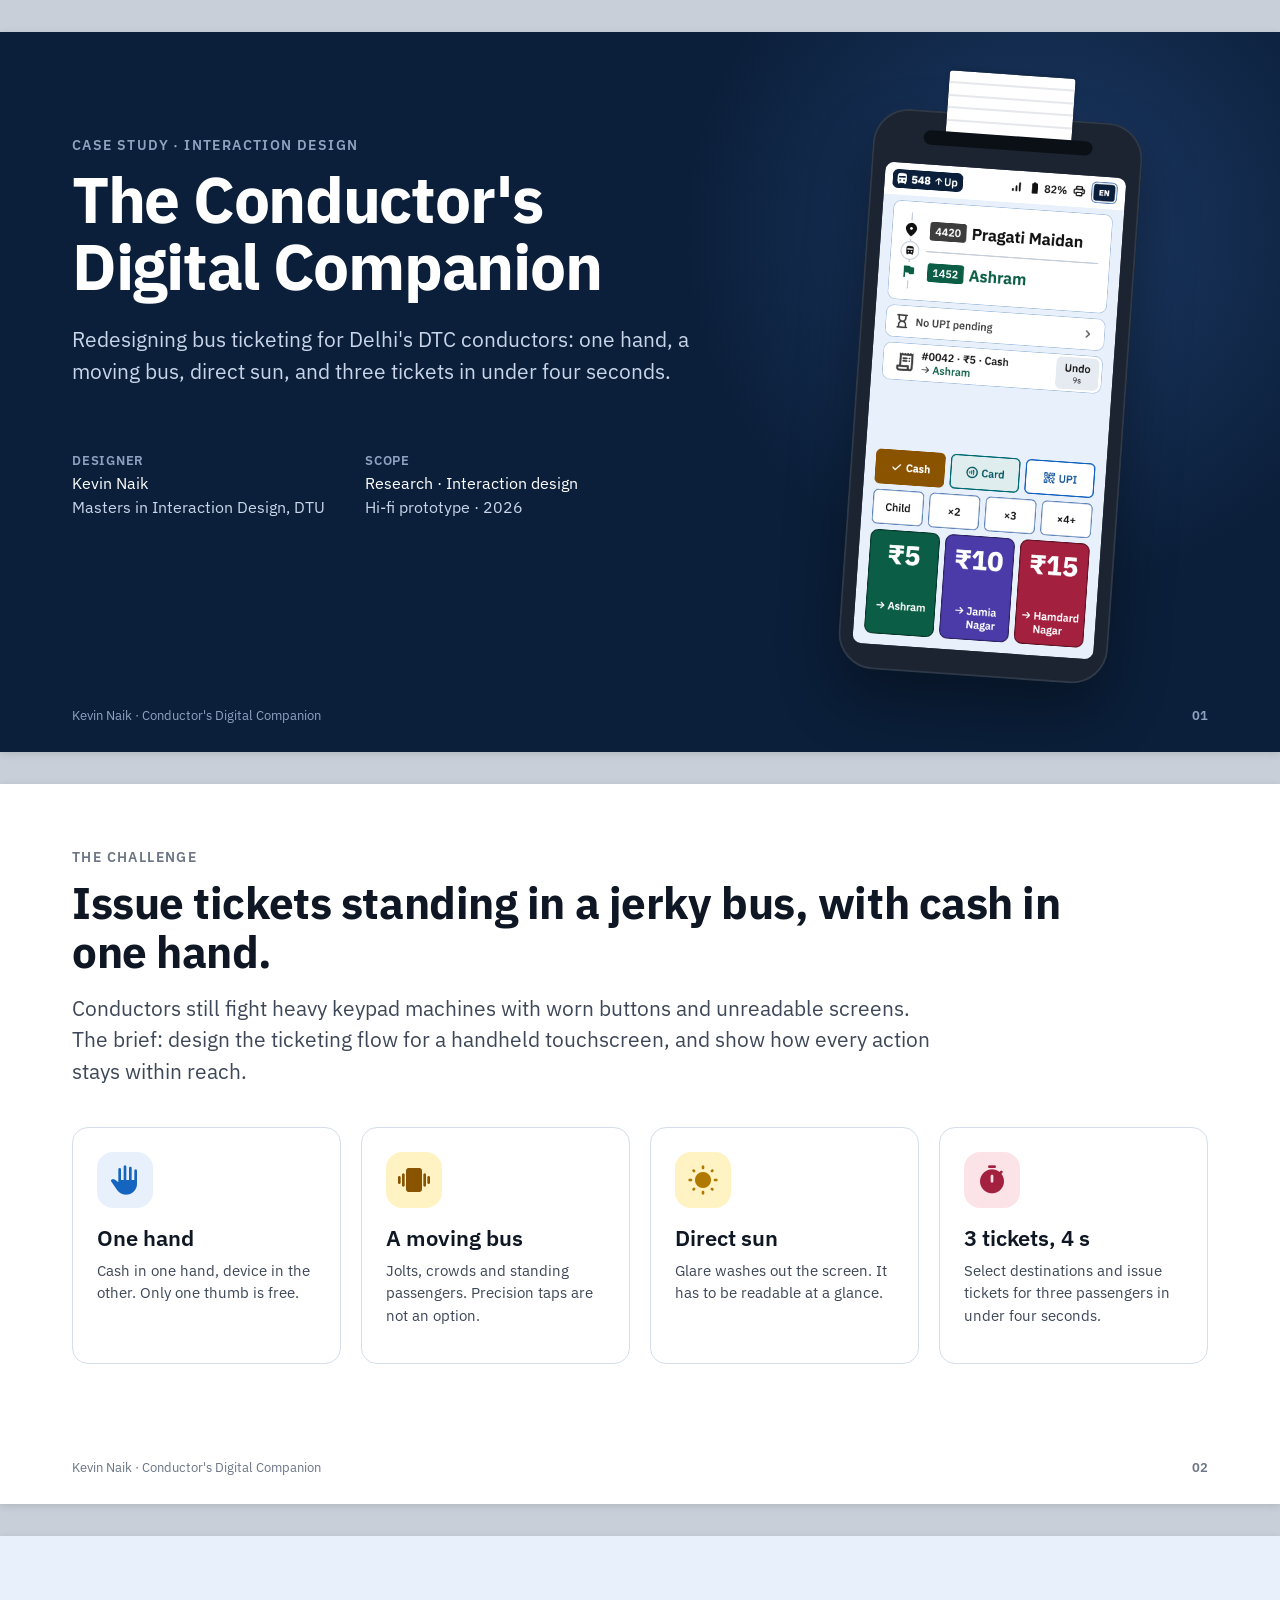
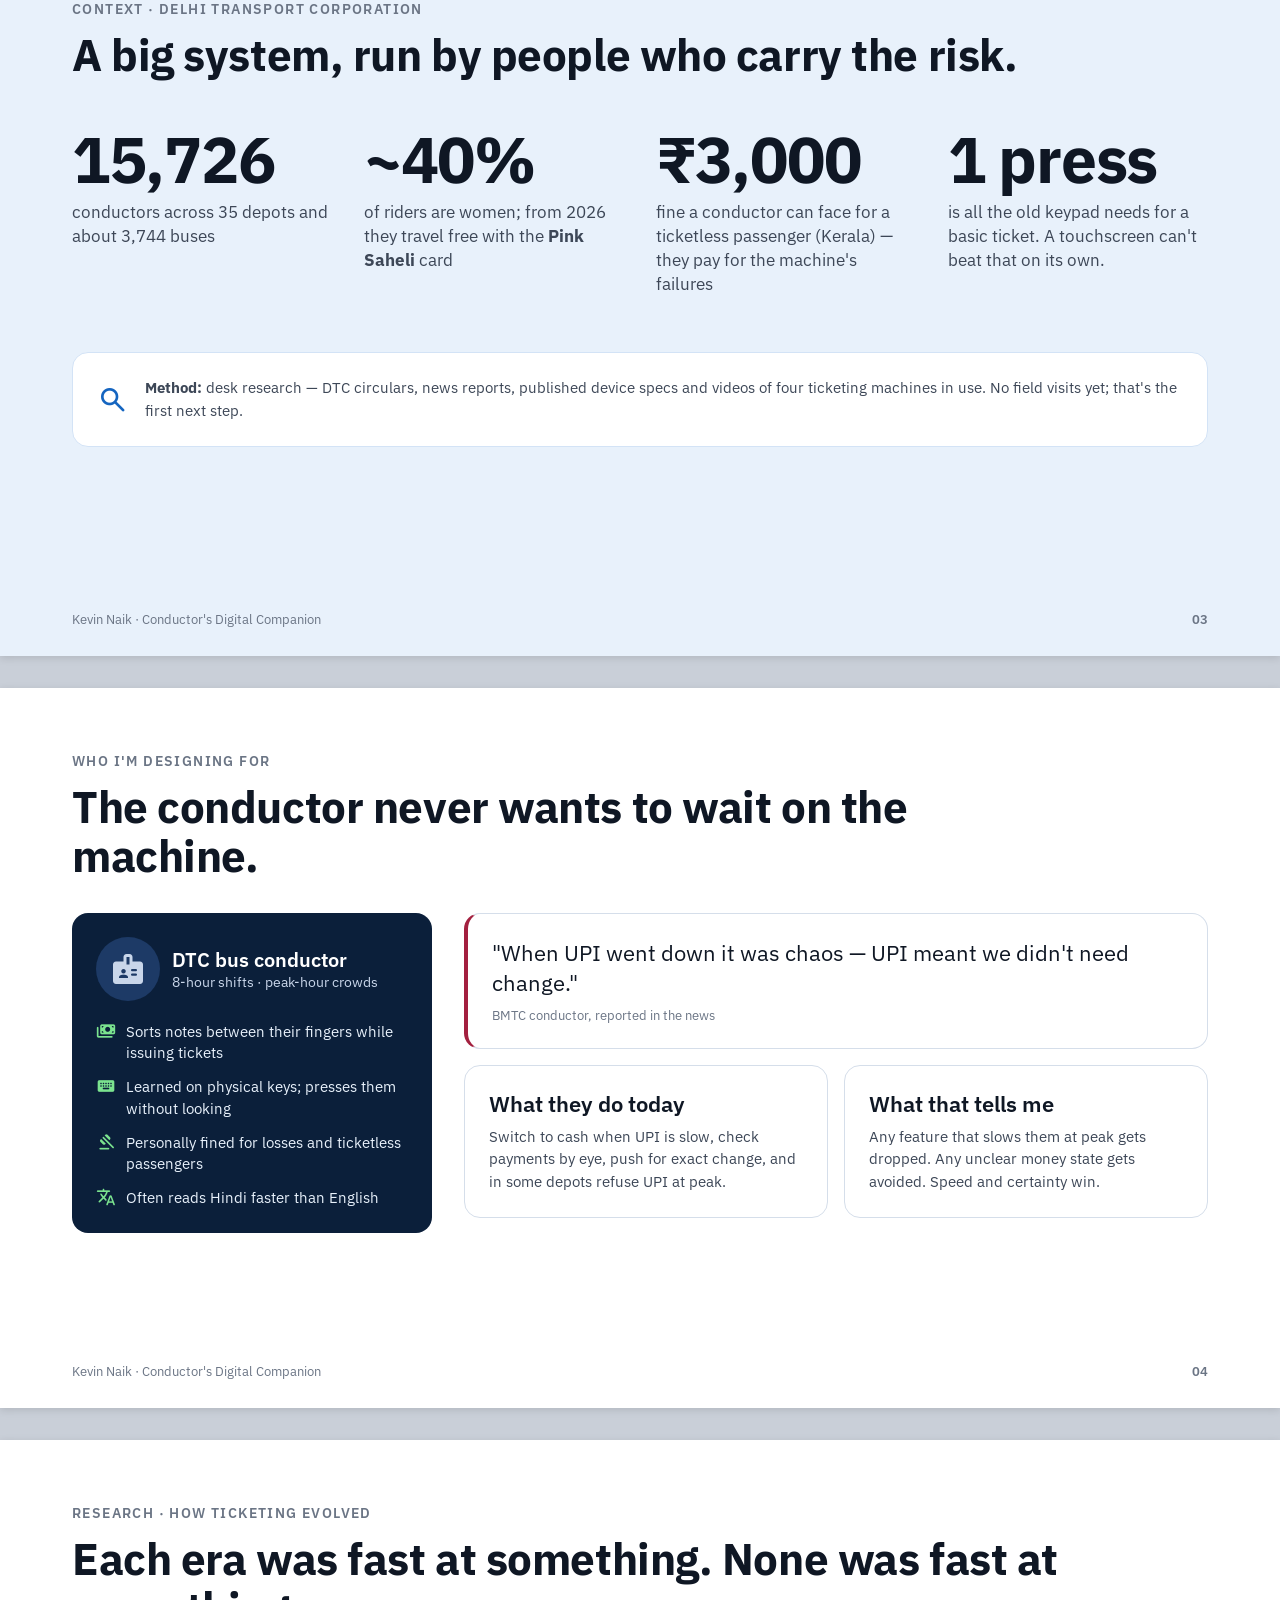
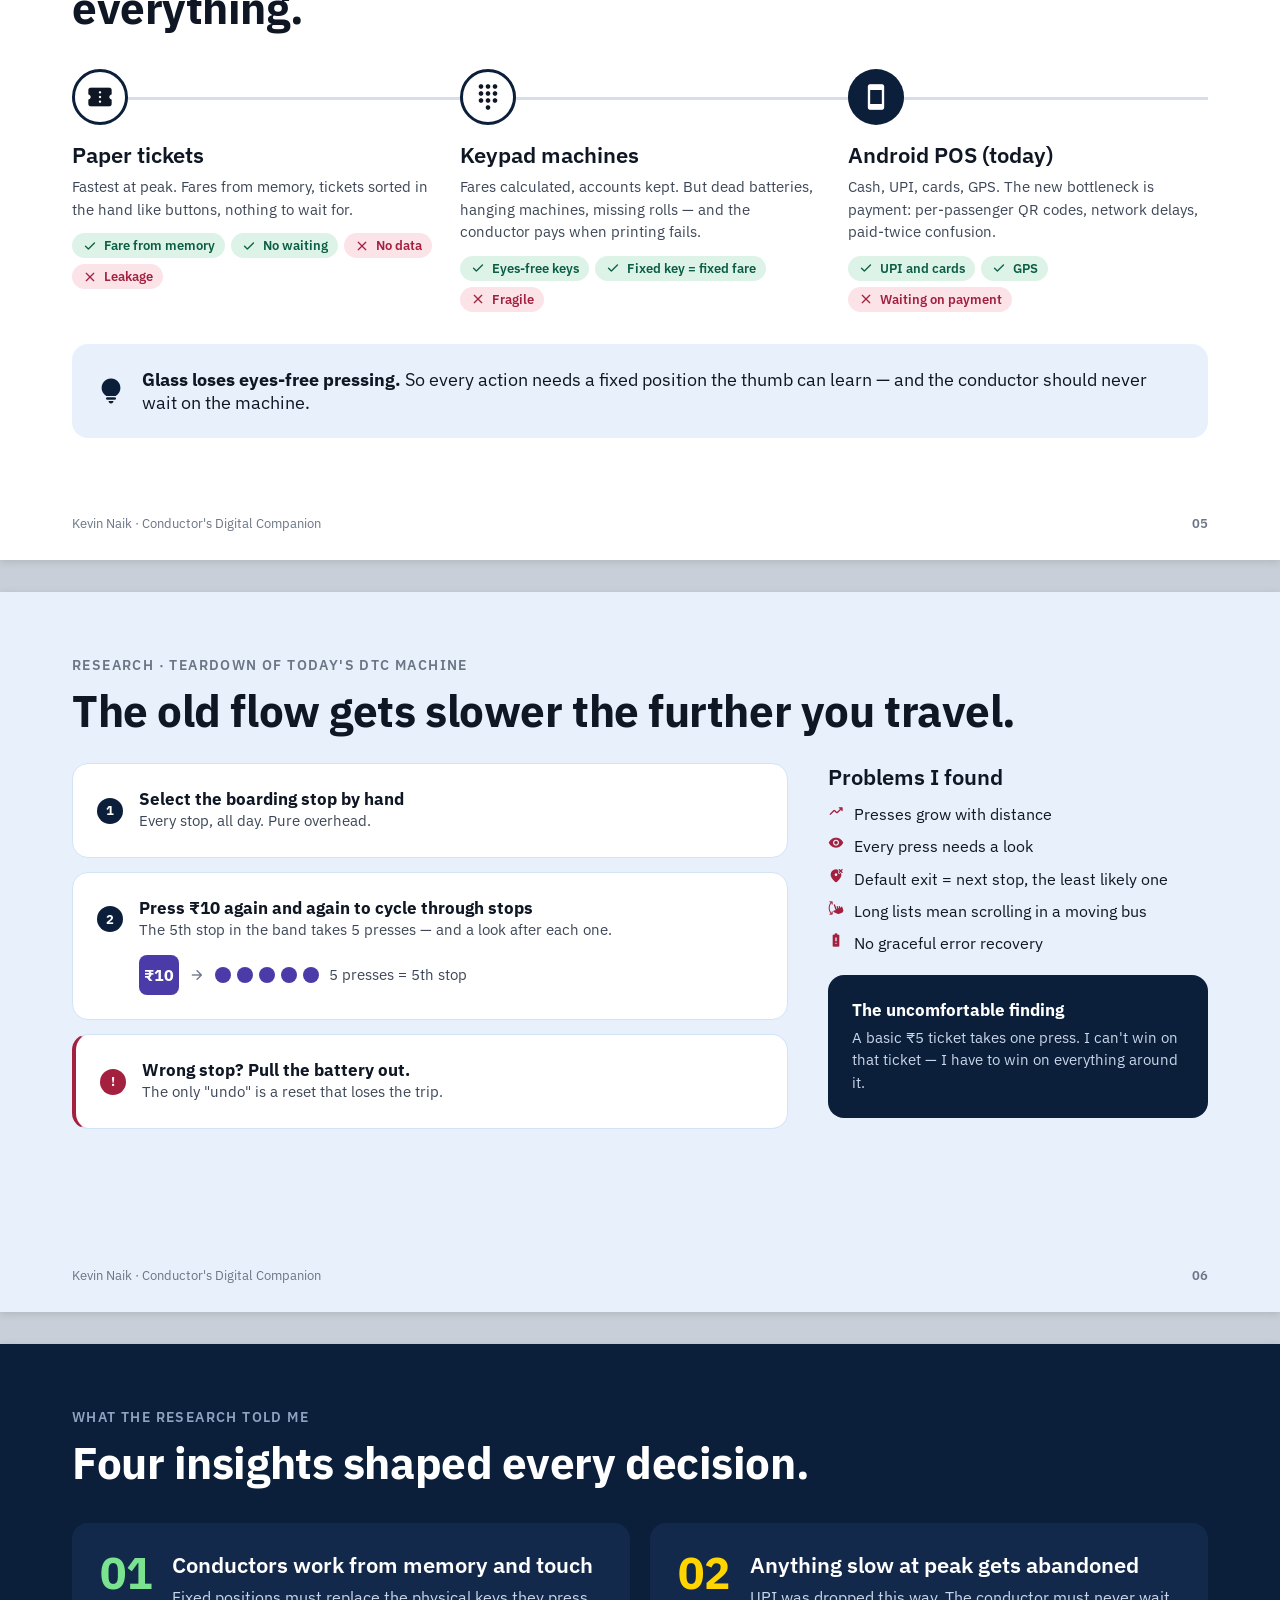
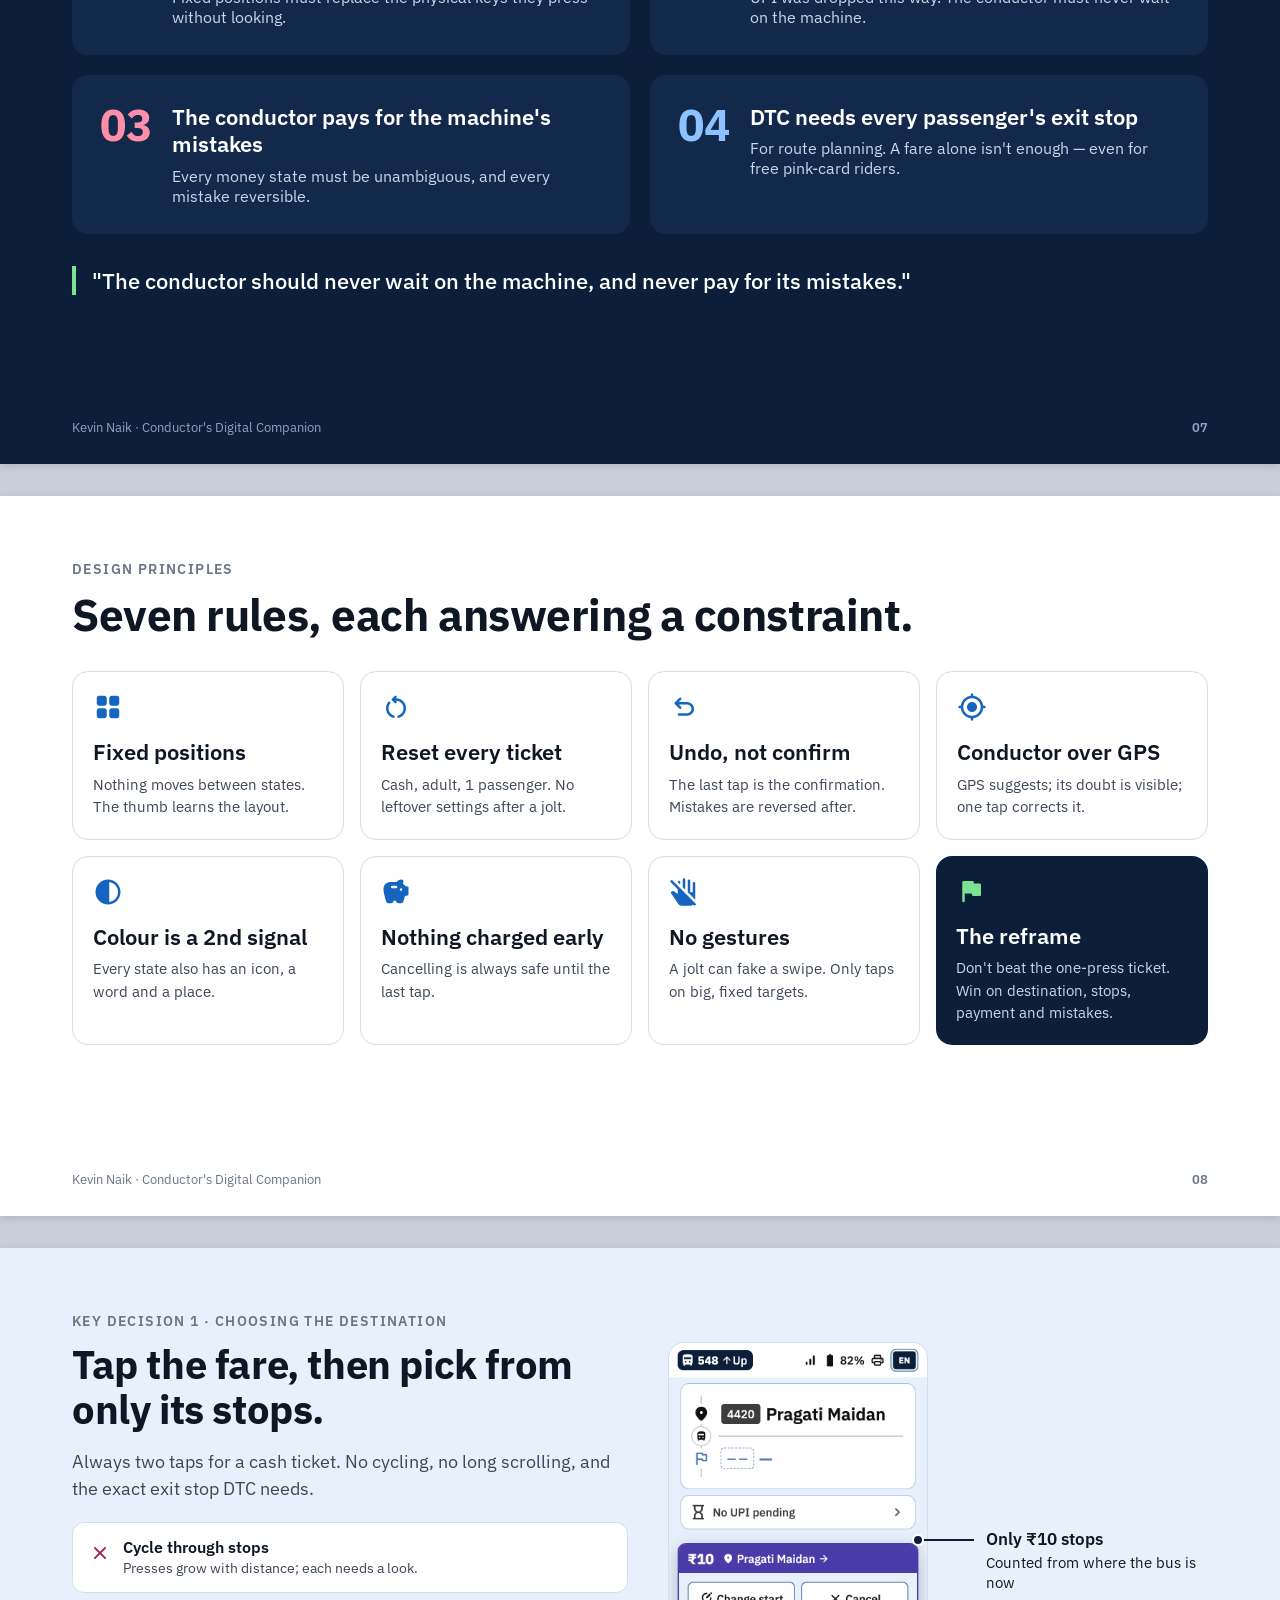
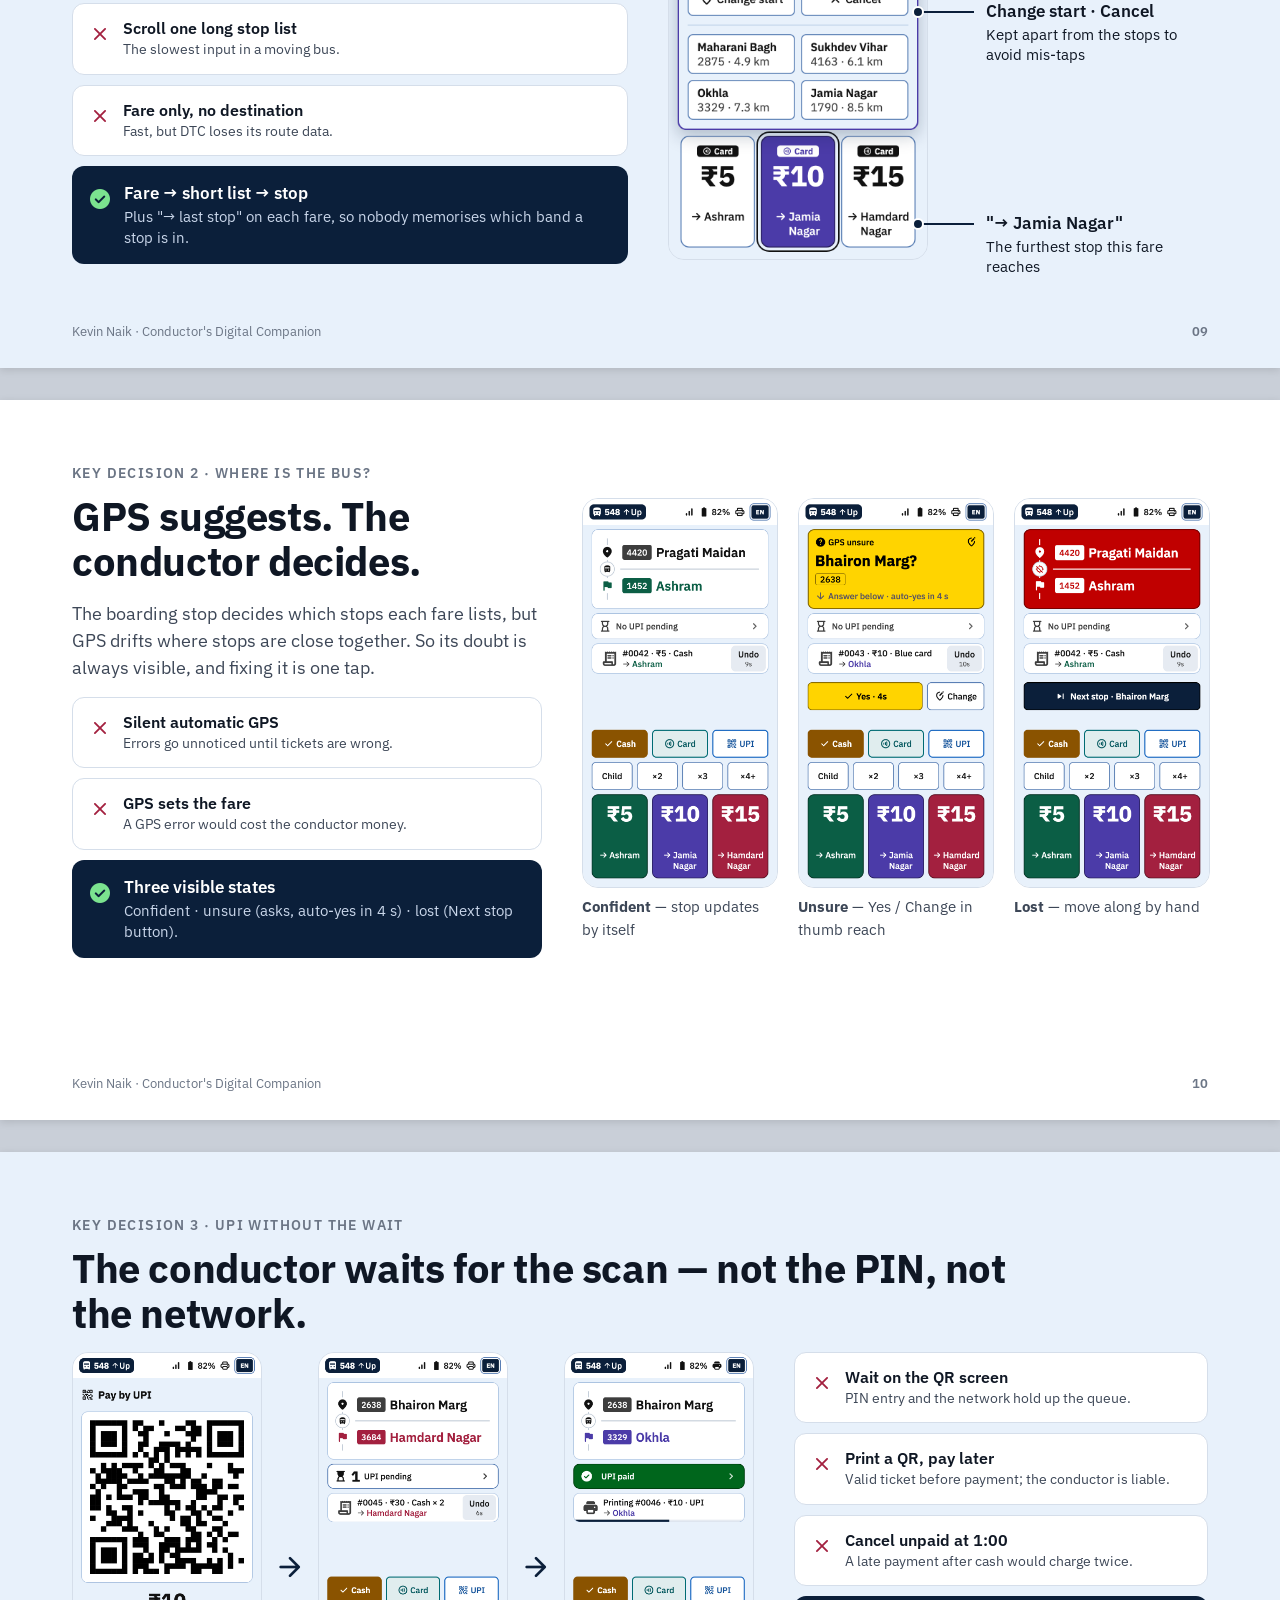
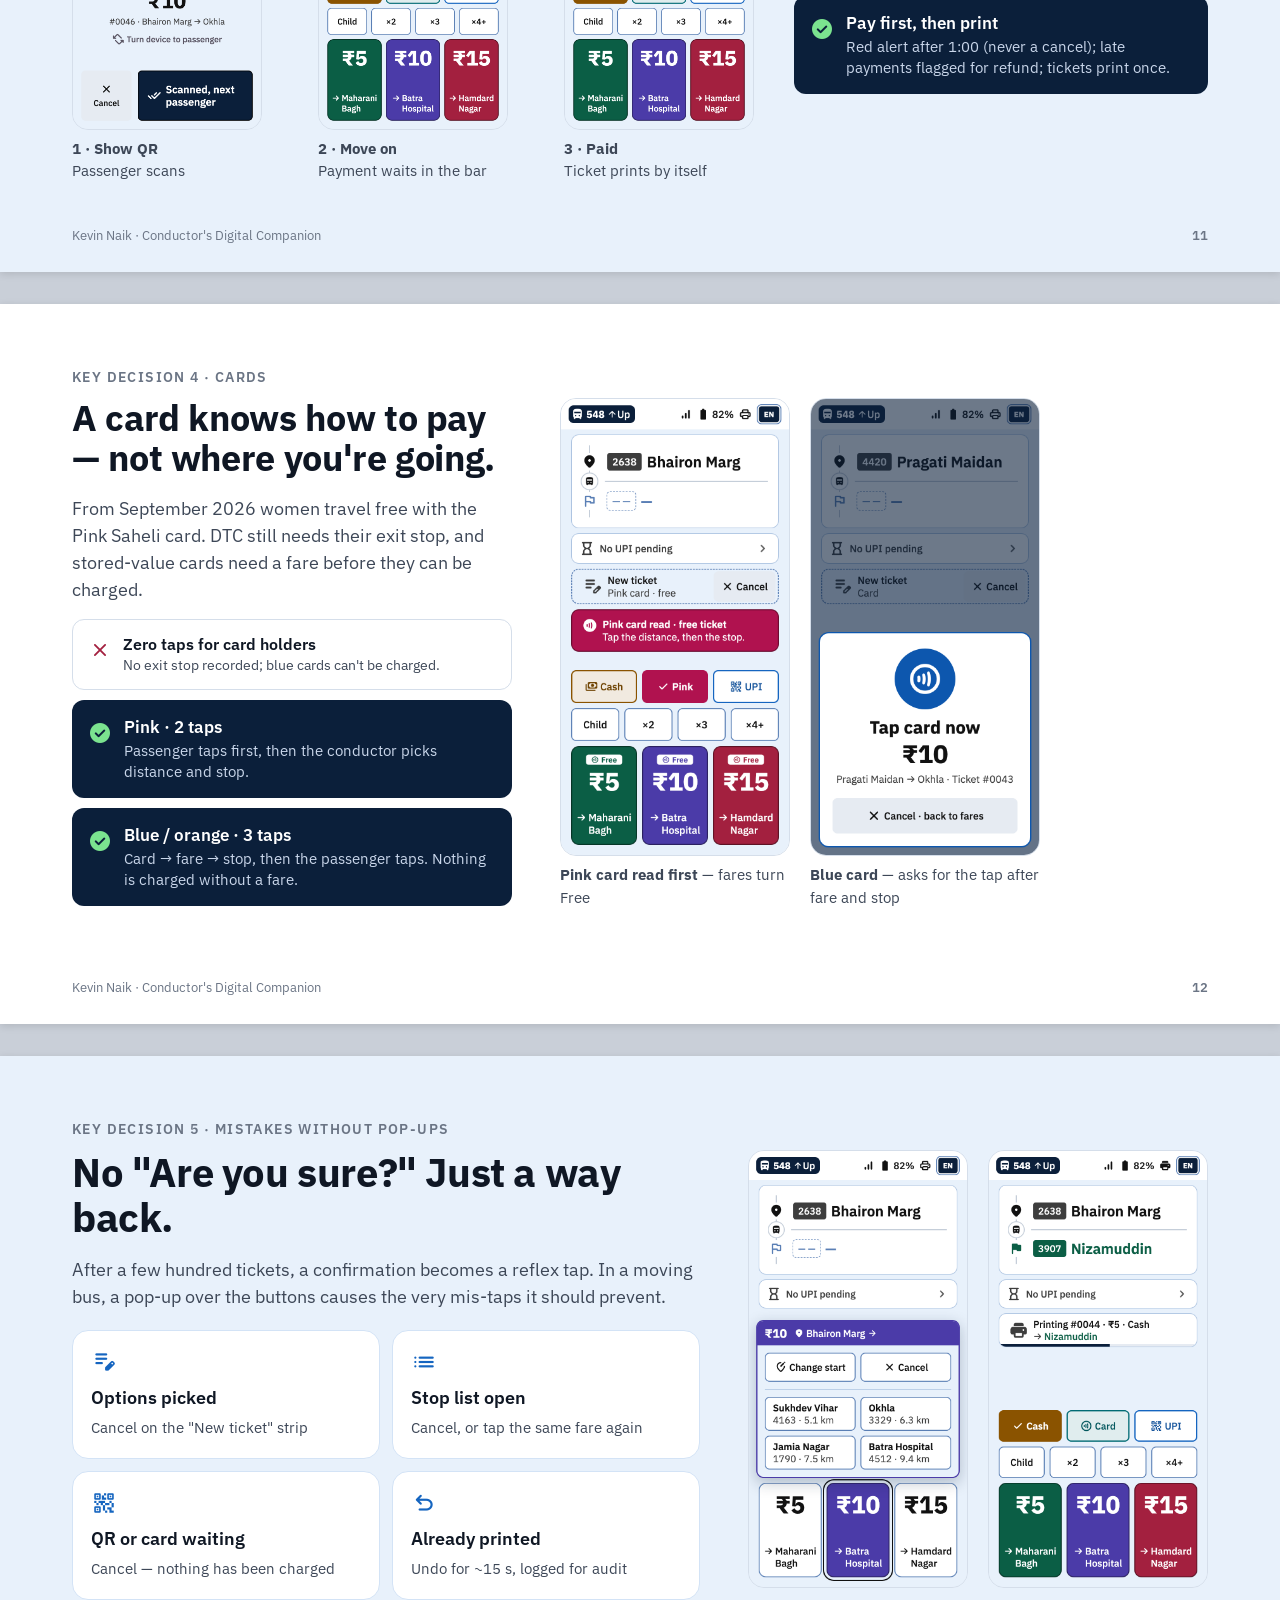
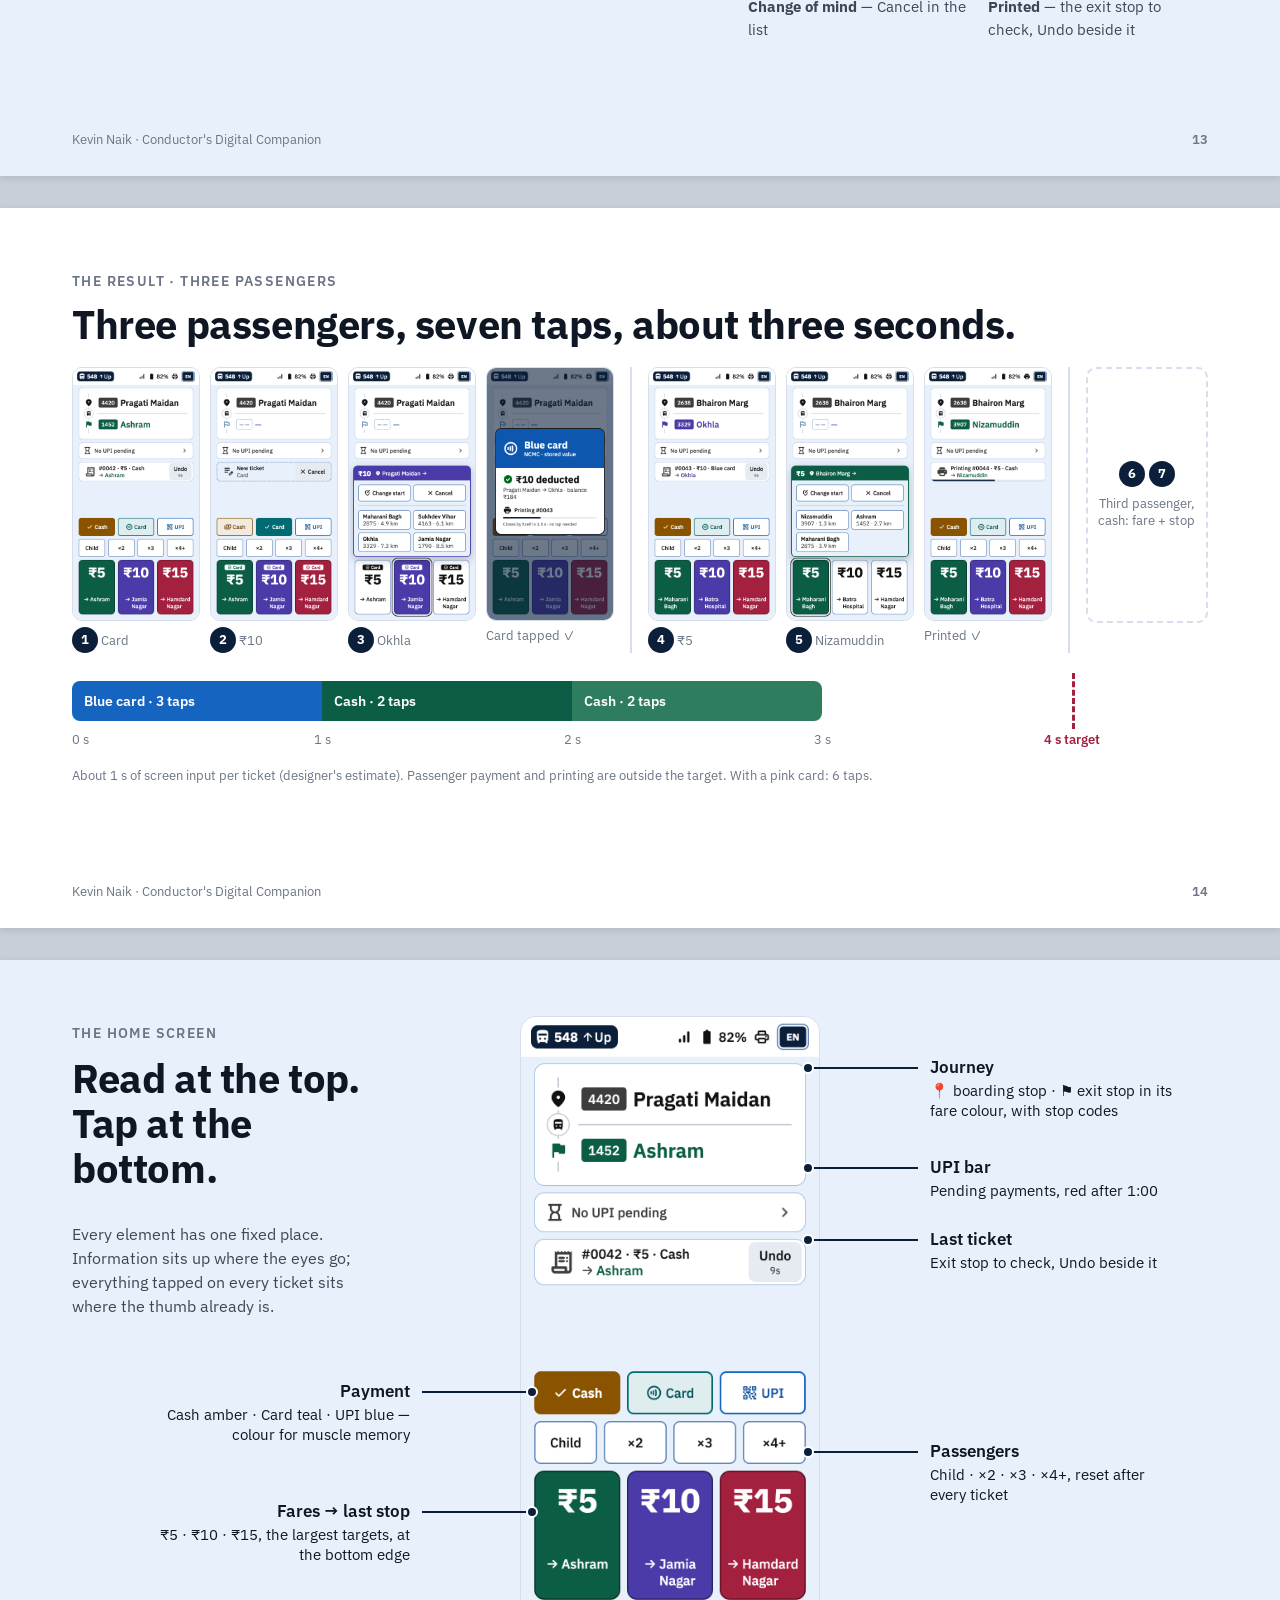
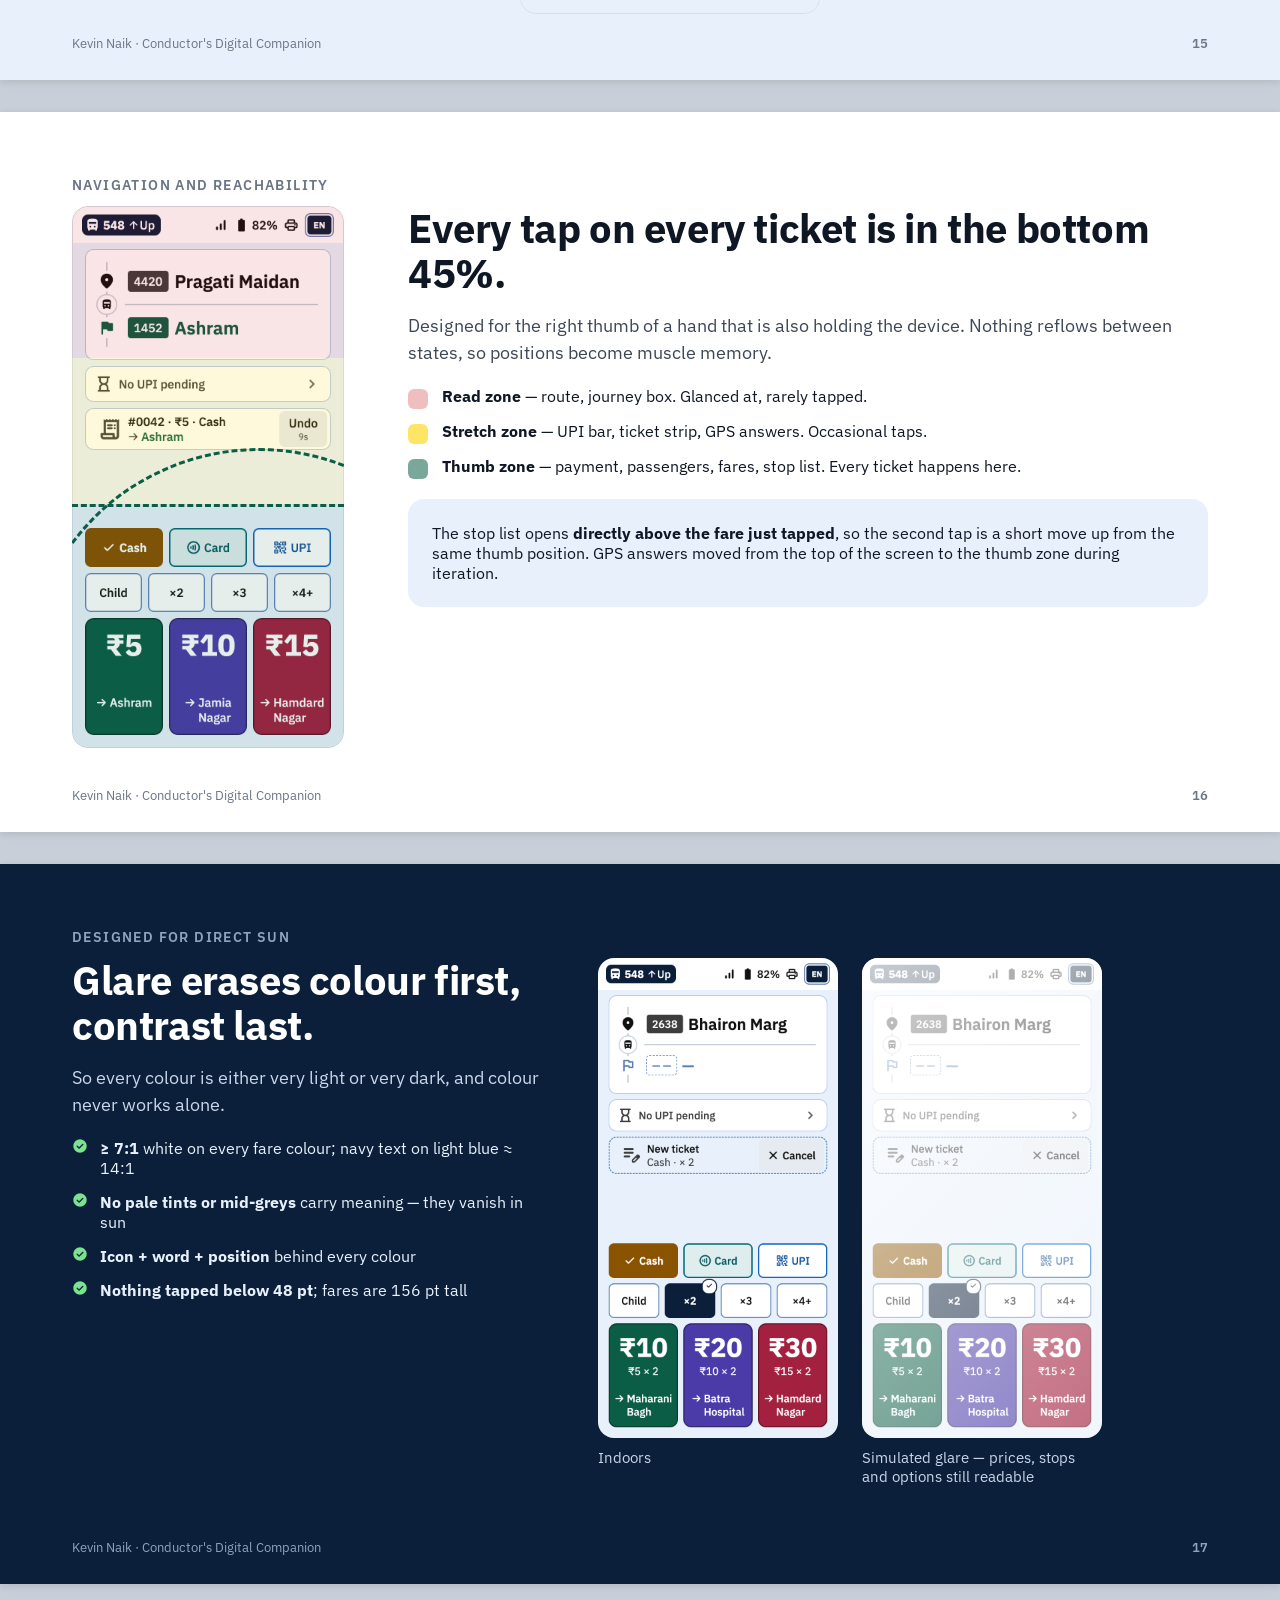
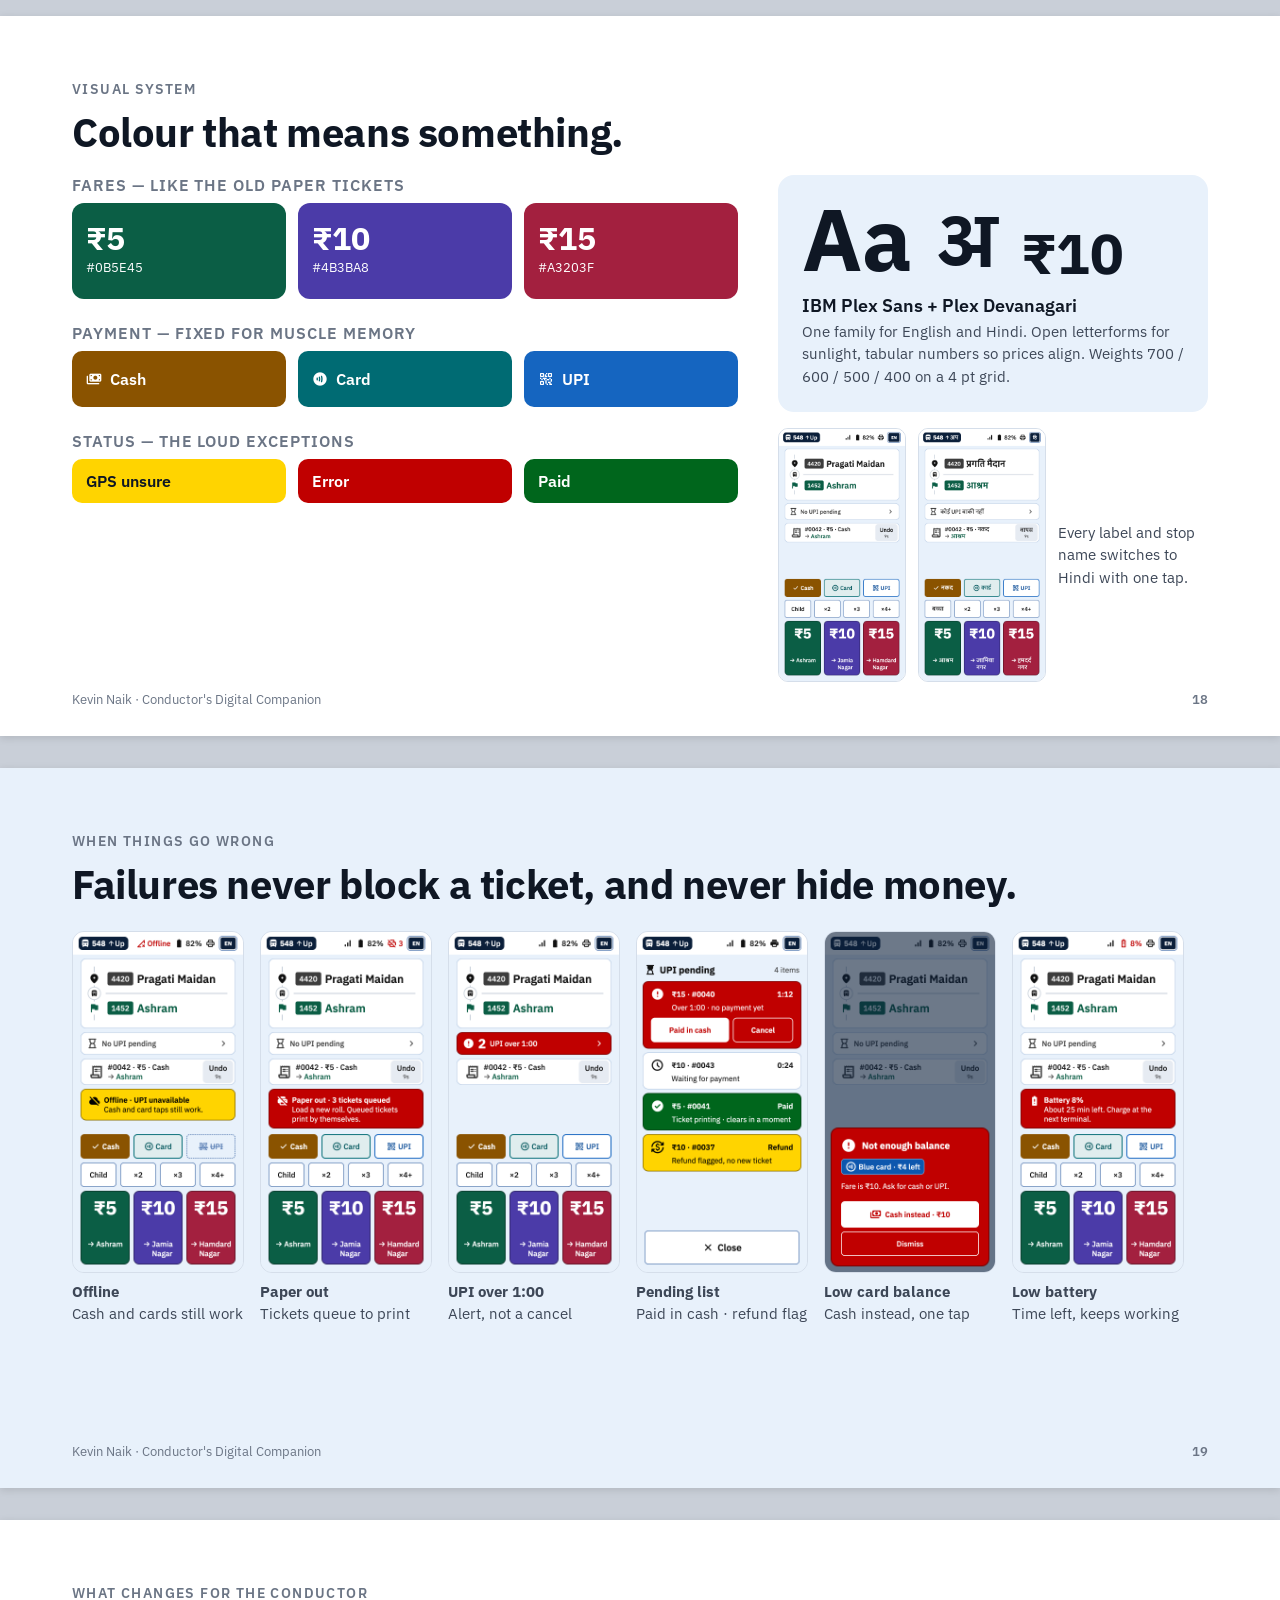
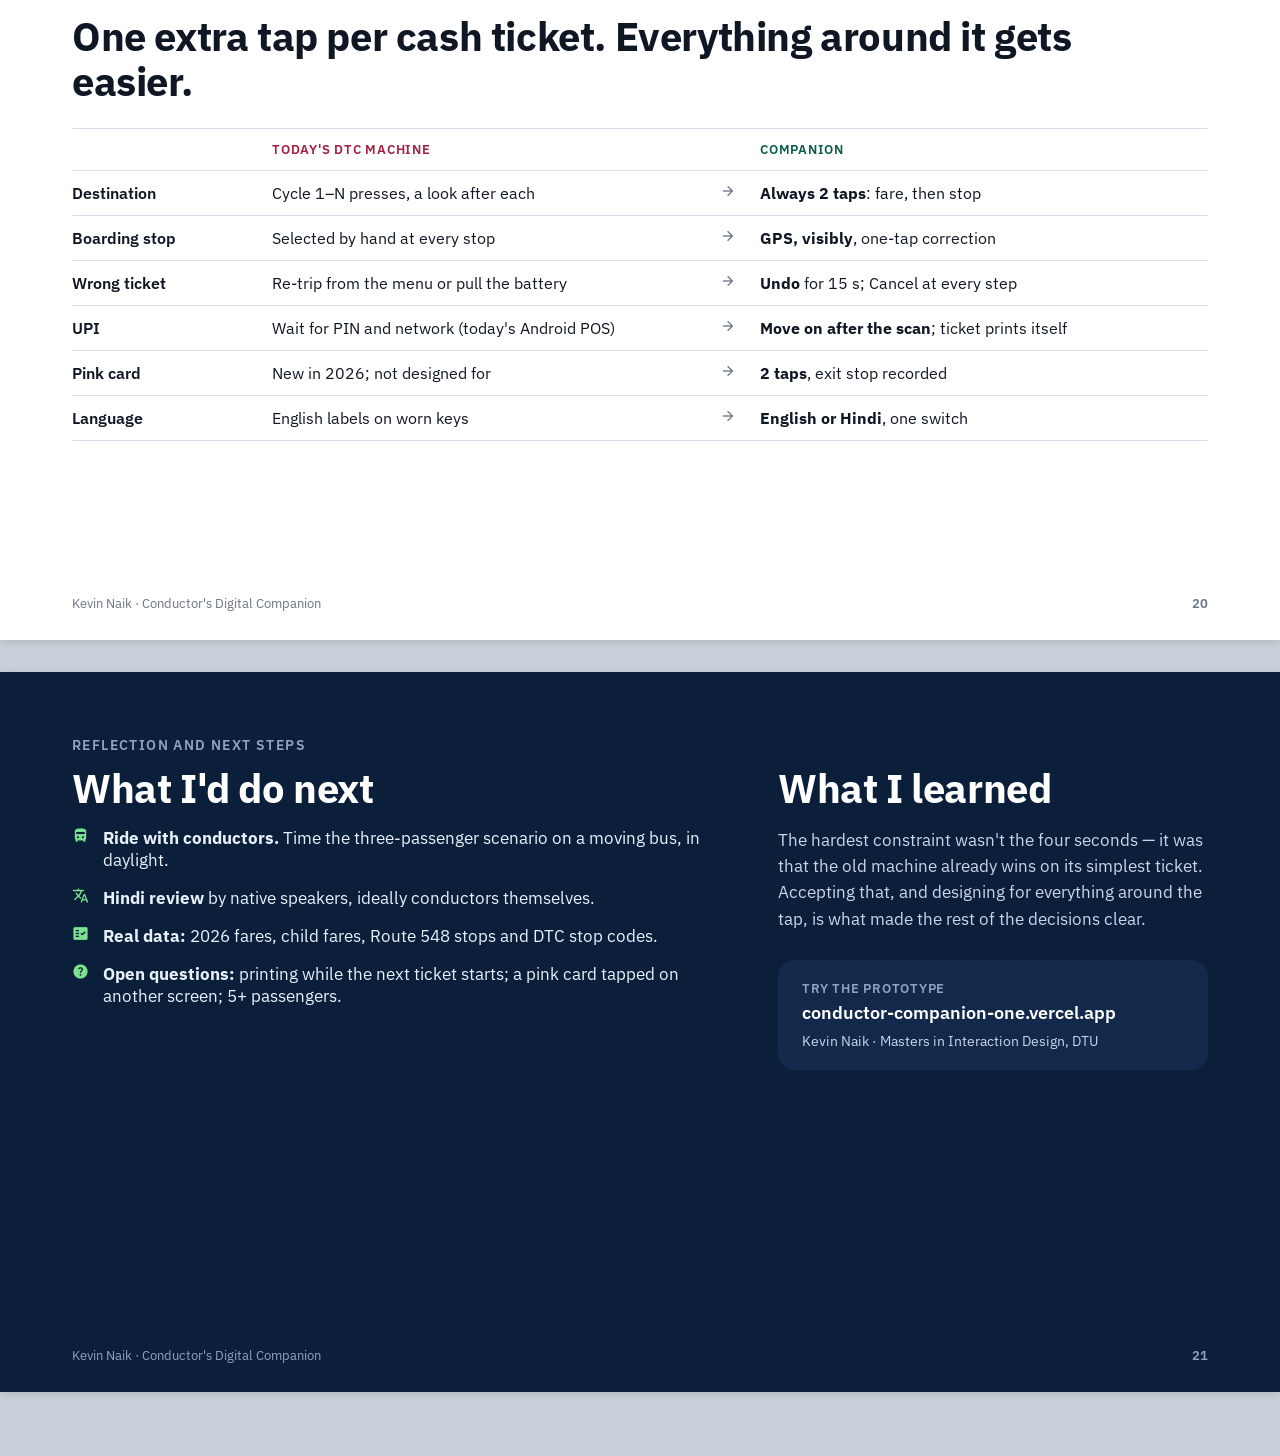
<file: documentation/casestudy/index.html>
<!doctype html>
<html lang="en">
<head>
<meta charset="utf-8">
<meta name="viewport" content="width=device-width, initial-scale=1">
<title>Conductor's Digital Companion — Kevin Naik</title>
<link rel="preconnect" href="https://fonts.googleapis.com">
<link rel="preconnect" href="https://fonts.gstatic.com" crossorigin>
<link href="https://fonts.googleapis.com/css2?family=IBM+Plex+Sans:ital,wght@0,400;0,500;0,600;0,700;1,400&family=IBM+Plex+Sans+Devanagari:wght@400;600;700&display=block" rel="stylesheet">
<link href="https://fonts.googleapis.com/css2?family=Material+Symbols+Rounded:opsz,wght,FILL,GRAD@24,400,0..1,0&display=block" rel="stylesheet">
<style>
:root {
  --ink: #0F1724; --ink-2: #3D4757; --ink-3: #6B7585;
  --navy: #0B1F3A; --navy-2: #13294B; --sky: #E8F1FB; --sky-2: #D3E3F6; --line: #D5DEEA; --paper: #FFFFFF;
  --g: #0B5E45; --v: #4B3BA8; --c: #A3203F; --amber: #8A5300; --teal: #006B73; --upi: #1565C0;
  --yellow: #FFD400; --red: #C00000; --pink: #B0124F;
}
* { box-sizing: border-box; }
html, body { margin: 0; }
body { background: #C9CFD8; font-family: 'IBM Plex Sans', 'IBM Plex Sans Devanagari', system-ui, sans-serif; color: var(--ink);
  -webkit-font-smoothing: antialiased; -webkit-print-color-adjust: exact; print-color-adjust: exact; counter-reset: slide; }
.deck { display: flex; flex-direction: column; align-items: center; gap: 32px; padding: 32px 0 64px; }
.slide { counter-increment: slide; position: relative; width: 1280px; height: 720px; overflow: hidden; background: var(--paper); padding: 64px 72px 72px;
  box-shadow: 0 2px 8px rgba(0,0,0,.12); }
.slide.dark { background: var(--navy); color: #fff; }
.slide.sky { background: var(--sky); }
.foot { position: absolute; left: 72px; right: 72px; bottom: 28px; display: flex; justify-content: space-between; font-size: 13px; color: var(--ink-3); }
.dark .foot { color: #8FA3C0; }
.foot::after { content: counter(slide, decimal-leading-zero); font-weight: 600; }

.ms { font-family: 'Material Symbols Rounded'; font-weight: normal; font-style: normal; line-height: 1; display: inline-block;
  font-variation-settings: 'FILL' 1, 'wght' 400, 'GRAD' 0, 'opsz' 24; -webkit-font-smoothing: antialiased; }

.kick { font-size: 14px; font-weight: 600; letter-spacing: .1em; text-transform: uppercase; color: var(--ink-3); margin-bottom: 12px; }
.dark .kick { color: #8FA3C0; }
h1 { font-size: 64px; line-height: 1.05; font-weight: 700; margin: 0; letter-spacing: -0.02em; }
h2 { font-size: 44px; line-height: 1.12; font-weight: 700; margin: 0 0 16px; letter-spacing: -0.01em; max-width: 1000px; }
h3 { font-size: 22px; line-height: 1.25; font-weight: 600; margin: 0 0 8px; }
p { margin: 0 0 12px; }
.sub { font-size: 21px; line-height: 1.5; color: var(--ink-2); max-width: 860px; }
.dark .sub { color: #C9D6EA; }
.small { font-size: 15px; line-height: 1.5; color: var(--ink-2); }
.note { font-size: 13px; color: var(--ink-3); }
.hl { color: var(--upi); }

/* Screens and device */
.scr { display: block; border-radius: 16px; border: 1px solid var(--line); background: #fff; }
.pos { position: relative; width: 300px; padding: 60px 16px 28px; border-radius: 40px; background: #1C2431; box-shadow: 0 32px 64px rgba(0,0,0,.35), inset 0 0 0 2px #2E3949; }
.pos::before { content: ''; position: absolute; top: 22px; left: 56px; right: 56px; height: 16px; border-radius: 8px; background: #0B0F16; }
.pos .ticket { position: absolute; top: -46px; left: 80px; width: 140px; height: 70px; background: #fff; border-radius: 4px 4px 0 0;
  background-image: repeating-linear-gradient(transparent 0 12px, #E5E7EB 12px 14px); background-position: 0 14px; box-shadow: 0 -2px 6px rgba(0,0,0,.15); z-index: -1; }
.pos img { display: block; width: 268px; height: 536px; border-radius: 10px; }

/* Cards and chips */
.card { background: #fff; border: 1px solid var(--line); border-radius: 16px; padding: 24px; }
.sky .card { border-color: var(--sky-2); }
.chip { display: inline-flex; align-items: center; gap: 6px; font-size: 13px; font-weight: 600; padding: 4px 10px; border-radius: 999px; }
.chip .ms { font-size: 16px; }
.chip.keep { background: #DDF3E8; color: var(--g); }
.chip.lost { background: #FBE3E8; color: var(--c); }
.chip.new { background: var(--sky); color: var(--upi); }
.ic { width: 56px; height: 56px; border-radius: 16px; display: flex; align-items: center; justify-content: center; margin-bottom: 16px; }
.ic .ms { font-size: 32px; }
.grid { display: grid; gap: 20px; }
.row { display: flex; gap: 24px; align-items: flex-start; }

.x-card { display: flex; gap: 12px; align-items: flex-start; padding: 14px 16px; border-radius: 12px; background: #fff; border: 1px solid var(--line); margin-bottom: 10px; }
.x-card .ms { font-size: 22px; color: var(--c); flex-shrink: 0; margin-top: 1px; }
.x-card b { display: block; font-size: 16px; font-weight: 600; }
.x-card span { font-size: 14px; color: var(--ink-2); line-height: 1.4; }
.ok-card { display: flex; gap: 12px; align-items: flex-start; padding: 16px; border-radius: 12px; background: var(--navy); color: #fff; }
.ok-card .ms { font-size: 24px; color: #7BE38F; flex-shrink: 0; }
.ok-card b { display: block; font-size: 17px; font-weight: 600; margin-bottom: 2px; }
.ok-card span { font-size: 14.5px; color: #C9D6EA; line-height: 1.45; }

.callout { position: absolute; font-size: 15px; line-height: 1.35; width: 250px; }
.callout b { display: block; font-size: 17px; font-weight: 600; margin-bottom: 2px; }
.callout::before { content: ''; position: absolute; top: 11px; height: 2px; background: var(--navy); }
.callout.l { text-align: right; }
.callout.l::before { left: calc(100% + 12px); width: var(--len, 80px); }
.callout.r::before { right: calc(100% + 12px); width: var(--len, 80px); }
.callout i { position: absolute; top: 6px; width: 12px; height: 12px; border-radius: 6px; background: var(--navy); border: 2px solid #fff; }
.callout.l i { left: calc(100% + 12px + var(--len, 80px) - 6px); }
.callout.r i { right: calc(100% + 12px + var(--len, 80px) - 6px); }

.tap { display: inline-flex; align-items: center; justify-content: center; min-width: 26px; height: 26px; padding: 0 8px; border-radius: 13px; background: var(--navy); color: #fff; font-size: 13px; font-weight: 700; }
.stat b { display: block; font-size: 64px; line-height: 1; font-weight: 700; letter-spacing: -0.02em; }
.stat span { display: block; font-size: 17px; line-height: 1.4; color: var(--ink-2); margin-top: 10px; }
.dark .stat span { color: #C9D6EA; }

@media print {
  @page { size: 1280px 720px; margin: 0; }
  body { background: #fff; }
  .deck { display: block; padding: 0; }
  .slide { box-shadow: none; break-after: page; }
}
</style>
</head>
<body>
<div class="deck">

<!-- 01 COVER -->
<section class="slide dark">
  <div style="position:absolute;right:-120px;top:-160px;width:720px;height:720px;border-radius:50%;background:radial-gradient(circle,#1D3A66 0%,transparent 70%)"></div>
  <div style="position:relative;width:640px;margin-top:40px">
    <div class="kick">Case study · Interaction design</div>
    <h1>The Conductor's<br>Digital Companion</h1>
    <p class="sub" style="margin-top:24px">Redesigning bus ticketing for Delhi's DTC conductors: one hand, a moving bus, direct sun, and three tickets in under four seconds.</p>
    <div style="margin-top:64px;display:flex;gap:40px;font-size:16px;line-height:1.5">
      <div><div style="color:#8FA3C0;font-size:13px;font-weight:600;letter-spacing:.06em;text-transform:uppercase">Designer</div>Kevin Naik<br><span style="color:#C9D6EA">Masters in Interaction Design, DTU</span></div>
      <div><div style="color:#8FA3C0;font-size:13px;font-weight:600;letter-spacing:.06em;text-transform:uppercase">Scope</div>Research · Interaction design<br><span style="color:#C9D6EA">Hi-fi prototype · 2026</span></div>
    </div>
  </div>
  <div class="pos" style="position:absolute;right:120px;top:84px;transform:rotate(4deg) scale(.9);transform-origin:top center">
    <div class="ticket"></div>
    <img src="../../exports/flow/01-this-is-the-home-screen.png" alt="Home screen of the ticketing app">
  </div>
  <div class="foot"><span>Kevin Naik · Conductor's Digital Companion</span></div>
</section>

<!-- 02 THE CHALLENGE -->
<section class="slide">
  <div class="kick">The challenge</div>
  <h2>Issue tickets standing in a jerky bus, with cash in one hand.</h2>
  <p class="sub">Conductors still fight heavy keypad machines with worn buttons and unreadable screens. The brief: design the ticketing flow for a handheld touchscreen, and show how every action stays within reach.</p>
  <div class="grid" style="grid-template-columns:repeat(4,1fr);margin-top:40px">
    <div class="card"><div class="ic" style="background:#E8F1FB"><span class="ms" style="color:var(--upi)">back_hand</span></div><h3>One hand</h3><p class="small">Cash in one hand, device in the other. Only one thumb is free.</p></div>
    <div class="card"><div class="ic" style="background:#FFF3C4"><span class="ms" style="color:var(--amber)">vibration</span></div><h3>A moving bus</h3><p class="small">Jolts, crowds and standing passengers. Precision taps are not an option.</p></div>
    <div class="card"><div class="ic" style="background:#FFF3C4"><span class="ms" style="color:#B07A00">wb_sunny</span></div><h3>Direct sun</h3><p class="small">Glare washes out the screen. It has to be readable at a glance.</p></div>
    <div class="card"><div class="ic" style="background:#FBE3E8"><span class="ms" style="color:var(--c)">timer</span></div><h3>3 tickets, 4 s</h3><p class="small">Select destinations and issue tickets for three passengers in under four seconds.</p></div>
  </div>
  <div class="foot"><span>Kevin Naik · Conductor's Digital Companion</span></div>
</section>

<!-- 03 CONTEXT IN NUMBERS -->
<section class="slide sky">
  <div class="kick">Context · Delhi Transport Corporation</div>
  <h2>A big system, run by people who carry the risk.</h2>
  <div class="grid" style="grid-template-columns:repeat(4,1fr);margin-top:48px;gap:32px">
    <div class="stat"><b>15,726</b><span>conductors across 35 depots and about 3,744 buses</span></div>
    <div class="stat"><b>~40%</b><span>of riders are women; from 2026 they travel free with the <strong>Pink Saheli</strong> card</span></div>
    <div class="stat"><b>₹3,000</b><span>fine a conductor can face for a ticketless passenger (Kerala) — they pay for the machine's failures</span></div>
    <div class="stat"><b>1 press</b><span>is all the old keypad needs for a basic ticket. A touchscreen can't beat that on its own.</span></div>
  </div>
  <div class="card" style="margin-top:56px;display:flex;gap:16px;align-items:center">
    <span class="ms" style="font-size:32px;color:var(--upi)">search</span>
    <p class="small" style="margin:0"><b>Method:</b> desk research — DTC circulars, news reports, published device specs and videos of four ticketing machines in use. No field visits yet; that's the first next step.</p>
  </div>
  <div class="foot"><span>Kevin Naik · Conductor's Digital Companion</span></div>
</section>

<!-- 04 THE CONDUCTOR -->
<section class="slide">
  <div class="kick">Who I'm designing for</div>
  <h2>The conductor never wants to wait on the machine.</h2>
  <div class="row" style="margin-top:32px;gap:32px">
    <div class="card" style="width:360px;flex-shrink:0;background:var(--navy);color:#fff;border:0">
      <div style="display:flex;gap:12px;align-items:center;margin-bottom:20px">
        <div style="width:64px;height:64px;border-radius:32px;background:#1D3A66;display:flex;align-items:center;justify-content:center"><span class="ms" style="font-size:36px;color:#C9D6EA">badge</span></div>
        <div><div style="font-size:20px;font-weight:600">DTC bus conductor</div><div style="font-size:14px;color:#C9D6EA">8-hour shifts · peak-hour crowds</div></div>
      </div>
      <div style="display:grid;gap:12px;font-size:15px;line-height:1.45;color:#E8F1FB">
        <div style="display:flex;gap:10px"><span class="ms" style="font-size:20px;color:#7BE38F">payments</span>Sorts notes between their fingers while issuing tickets</div>
        <div style="display:flex;gap:10px"><span class="ms" style="font-size:20px;color:#7BE38F">keyboard</span>Learned on physical keys; presses them without looking</div>
        <div style="display:flex;gap:10px"><span class="ms" style="font-size:20px;color:#7BE38F">gavel</span>Personally fined for losses and ticketless passengers</div>
        <div style="display:flex;gap:10px"><span class="ms" style="font-size:20px;color:#7BE38F">translate</span>Often reads Hindi faster than English</div>
      </div>
    </div>
    <div style="flex:1">
      <div class="card" style="margin-bottom:16px;border-left:4px solid var(--c)">
        <p style="font-size:22px;line-height:1.4;margin:0">"When UPI went down it was chaos — UPI meant we didn't need change."</p>
        <p class="note" style="margin:8px 0 0">BMTC conductor, reported in the news</p>
      </div>
      <div class="grid" style="grid-template-columns:1fr 1fr;gap:16px">
        <div class="card"><h3>What they do today</h3><p class="small" style="margin:0">Switch to cash when UPI is slow, check payments by eye, push for exact change, and in some depots refuse UPI at peak.</p></div>
        <div class="card"><h3>What that tells me</h3><p class="small" style="margin:0">Any feature that slows them at peak gets dropped. Any unclear money state gets avoided. Speed and certainty win.</p></div>
      </div>
    </div>
  </div>
  <div class="foot"><span>Kevin Naik · Conductor's Digital Companion</span></div>
</section>

<!-- 05 THREE ERAS -->
<section class="slide">
  <div class="kick">Research · How ticketing evolved</div>
  <h2>Each era was fast at something. None was fast at everything.</h2>
  <div style="position:relative;margin-top:36px">
    <div style="position:absolute;left:0;right:0;top:28px;height:3px;background:var(--line)"></div>
    <div class="grid" style="grid-template-columns:repeat(3,1fr);gap:28px;position:relative">
      <div>
        <div style="width:56px;height:56px;border-radius:28px;background:#fff;border:3px solid var(--navy);display:flex;align-items:center;justify-content:center;margin-bottom:16px"><span class="ms" style="font-size:28px">confirmation_number</span></div>
        <h3>Paper tickets</h3>
        <p class="small">Fastest at peak. Fares from memory, tickets sorted in the hand like buttons, nothing to wait for.</p>
        <div style="display:flex;flex-wrap:wrap;gap:6px"><span class="chip keep"><span class="ms">check</span>Fare from memory</span><span class="chip keep"><span class="ms">check</span>No waiting</span><span class="chip lost"><span class="ms">close</span>No data</span><span class="chip lost"><span class="ms">close</span>Leakage</span></div>
      </div>
      <div>
        <div style="width:56px;height:56px;border-radius:28px;background:#fff;border:3px solid var(--navy);display:flex;align-items:center;justify-content:center;margin-bottom:16px"><span class="ms" style="font-size:28px">dialpad</span></div>
        <h3>Keypad machines</h3>
        <p class="small">Fares calculated, accounts kept. But dead batteries, hanging machines, missing rolls — and the conductor pays when printing fails.</p>
        <div style="display:flex;flex-wrap:wrap;gap:6px"><span class="chip keep"><span class="ms">check</span>Eyes-free keys</span><span class="chip keep"><span class="ms">check</span>Fixed key = fixed fare</span><span class="chip lost"><span class="ms">close</span>Fragile</span></div>
      </div>
      <div>
        <div style="width:56px;height:56px;border-radius:28px;background:var(--navy);display:flex;align-items:center;justify-content:center;margin-bottom:16px"><span class="ms" style="font-size:28px;color:#fff">smartphone</span></div>
        <h3>Android POS (today)</h3>
        <p class="small">Cash, UPI, cards, GPS. The new bottleneck is payment: per-passenger QR codes, network delays, paid-twice confusion.</p>
        <div style="display:flex;flex-wrap:wrap;gap:6px"><span class="chip keep"><span class="ms">check</span>UPI and cards</span><span class="chip keep"><span class="ms">check</span>GPS</span><span class="chip lost"><span class="ms">close</span>Waiting on payment</span></div>
      </div>
    </div>
  </div>
  <div class="card" style="margin-top:32px;background:var(--sky);border:0;display:flex;gap:16px;align-items:center">
    <span class="ms" style="font-size:30px;color:var(--navy)">lightbulb</span>
    <p style="margin:0;font-size:18px"><b>Glass loses eyes-free pressing.</b> So every action needs a fixed position the thumb can learn — and the conductor should never wait on the machine.</p>
  </div>
  <div class="foot"><span>Kevin Naik · Conductor's Digital Companion</span></div>
</section>

<!-- 06 TEARDOWN -->
<section class="slide sky">
  <div class="kick">Research · Teardown of today's DTC machine</div>
  <h2>The old flow gets slower the further you travel.</h2>
  <div class="row" style="margin-top:28px;gap:40px">
    <div style="flex:1">
      <div class="card" style="margin-bottom:14px;display:flex;gap:16px;align-items:center"><span class="tap">1</span><div><b style="font-size:17px">Select the boarding stop by hand</b><div class="small" style="margin:0">Every stop, all day. Pure overhead.</div></div></div>
      <div class="card" style="margin-bottom:14px">
        <div style="display:flex;gap:16px;align-items:center;margin-bottom:14px"><span class="tap">2</span><div><b style="font-size:17px">Press ₹10 again and again to cycle through stops</b><div class="small" style="margin:0">The 5th stop in the band takes 5 presses — and a look after each one.</div></div></div>
        <div style="display:flex;gap:10px;margin-left:42px;align-items:center">
          <span style="width:40px;height:40px;border-radius:8px;background:var(--v);color:#fff;font-weight:700;display:flex;align-items:center;justify-content:center">₹10</span>
          <span class="ms" style="color:var(--ink-3)">arrow_forward</span>
          <span style="display:flex;gap:6px">
            <i style="width:16px;height:16px;border-radius:8px;background:var(--v)"></i><i style="width:16px;height:16px;border-radius:8px;background:var(--v)"></i><i style="width:16px;height:16px;border-radius:8px;background:var(--v)"></i><i style="width:16px;height:16px;border-radius:8px;background:var(--v)"></i><i style="width:16px;height:16px;border-radius:8px;background:var(--v)"></i>
          </span>
          <span class="small" style="margin:0">5 presses = 5th stop</span>
        </div>
      </div>
      <div class="card" style="display:flex;gap:16px;align-items:center;border-left:4px solid var(--c)"><span class="tap" style="background:var(--c)">!</span><div><b style="font-size:17px">Wrong stop? Pull the battery out.</b><div class="small" style="margin:0">The only "undo" is a reset that loses the trip.</div></div></div>
    </div>
    <div style="width:380px">
      <h3 style="margin-bottom:12px">Problems I found</h3>
      <div style="display:grid;gap:10px;font-size:16px;line-height:1.4">
        <div style="display:flex;gap:10px"><span class="ms" style="color:var(--c)">trending_up</span>Presses grow with distance</div>
        <div style="display:flex;gap:10px"><span class="ms" style="color:var(--c)">visibility</span>Every press needs a look</div>
        <div style="display:flex;gap:10px"><span class="ms" style="color:var(--c)">wrong_location</span>Default exit = next stop, the least likely one</div>
        <div style="display:flex;gap:10px"><span class="ms" style="color:var(--c)">swipe_vertical</span>Long lists mean scrolling in a moving bus</div>
        <div style="display:flex;gap:10px"><span class="ms" style="color:var(--c)">battery_alert</span>No graceful error recovery</div>
      </div>
      <div class="card" style="margin-top:20px;background:var(--navy);color:#fff;border:0">
        <b style="font-size:17px">The uncomfortable finding</b>
        <p class="small" style="color:#C9D6EA;margin:6px 0 0">A basic ₹5 ticket takes one press. I can't win on that ticket — I have to win on everything around it.</p>
      </div>
    </div>
  </div>
  <div class="foot"><span>Kevin Naik · Conductor's Digital Companion</span></div>
</section>

<!-- 07 INSIGHTS -->
<section class="slide dark">
  <div class="kick">What the research told me</div>
  <h2 style="color:#fff">Four insights shaped every decision.</h2>
  <div class="grid" style="grid-template-columns:repeat(2,1fr);margin-top:36px;gap:20px">
    <div style="background:#13294B;border-radius:16px;padding:28px;display:flex;gap:20px"><span style="font-size:44px;font-weight:700;color:#7BE38F;line-height:1">01</span><div><h3 style="color:#fff">Conductors work from memory and touch</h3><p style="color:#C9D6EA;font-size:16px;margin:0">Fixed positions must replace the physical keys they press without looking.</p></div></div>
    <div style="background:#13294B;border-radius:16px;padding:28px;display:flex;gap:20px"><span style="font-size:44px;font-weight:700;color:#FFD400;line-height:1">02</span><div><h3 style="color:#fff">Anything slow at peak gets abandoned</h3><p style="color:#C9D6EA;font-size:16px;margin:0">UPI was dropped this way. The conductor must never wait on the machine.</p></div></div>
    <div style="background:#13294B;border-radius:16px;padding:28px;display:flex;gap:20px"><span style="font-size:44px;font-weight:700;color:#FF8FA8;line-height:1">03</span><div><h3 style="color:#fff">The conductor pays for the machine's mistakes</h3><p style="color:#C9D6EA;font-size:16px;margin:0">Every money state must be unambiguous, and every mistake reversible.</p></div></div>
    <div style="background:#13294B;border-radius:16px;padding:28px;display:flex;gap:20px"><span style="font-size:44px;font-weight:700;color:#8CC2FF;line-height:1">04</span><div><h3 style="color:#fff">DTC needs every passenger's exit stop</h3><p style="color:#C9D6EA;font-size:16px;margin:0">For route planning. A fare alone isn't enough — even for free pink-card riders.</p></div></div>
  </div>
  <p style="margin-top:32px;font-size:22px;font-weight:500;color:#fff;border-left:4px solid #7BE38F;padding-left:16px">"The conductor should never wait on the machine, and never pay for its mistakes."</p>
  <div class="foot"><span>Kevin Naik · Conductor's Digital Companion</span></div>
</section>

<!-- 08 PRINCIPLES -->
<section class="slide">
  <div class="kick">Design principles</div>
  <h2>Seven rules, each answering a constraint.</h2>
  <div class="grid" style="grid-template-columns:repeat(4,1fr);margin-top:32px;gap:16px">
    <div class="card" style="padding:20px"><span class="ms" style="font-size:30px;color:var(--upi)">grid_view</span><h3 style="margin-top:12px">Fixed positions</h3><p class="small" style="margin:0">Nothing moves between states. The thumb learns the layout.</p></div>
    <div class="card" style="padding:20px"><span class="ms" style="font-size:30px;color:var(--upi)">restart_alt</span><h3 style="margin-top:12px">Reset every ticket</h3><p class="small" style="margin:0">Cash, adult, 1 passenger. No leftover settings after a jolt.</p></div>
    <div class="card" style="padding:20px"><span class="ms" style="font-size:30px;color:var(--upi)">undo</span><h3 style="margin-top:12px">Undo, not confirm</h3><p class="small" style="margin:0">The last tap is the confirmation. Mistakes are reversed after.</p></div>
    <div class="card" style="padding:20px"><span class="ms" style="font-size:30px;color:var(--upi)">my_location</span><h3 style="margin-top:12px">Conductor over GPS</h3><p class="small" style="margin:0">GPS suggests; its doubt is visible; one tap corrects it.</p></div>
    <div class="card" style="padding:20px"><span class="ms" style="font-size:30px;color:var(--upi)">contrast</span><h3 style="margin-top:12px">Colour is a 2nd signal</h3><p class="small" style="margin:0">Every state also has an icon, a word and a place.</p></div>
    <div class="card" style="padding:20px"><span class="ms" style="font-size:30px;color:var(--upi)">savings</span><h3 style="margin-top:12px">Nothing charged early</h3><p class="small" style="margin:0">Cancelling is always safe until the last tap.</p></div>
    <div class="card" style="padding:20px"><span class="ms" style="font-size:30px;color:var(--upi)">do_not_touch</span><h3 style="margin-top:12px">No gestures</h3><p class="small" style="margin:0">A jolt can fake a swipe. Only taps on big, fixed targets.</p></div>
    <div class="card" style="padding:20px;background:var(--navy);color:#fff;border:0"><span class="ms" style="font-size:30px;color:#7BE38F">flag</span><h3 style="margin-top:12px;color:#fff">The reframe</h3><p class="small" style="margin:0;color:#C9D6EA">Don't beat the one-press ticket. Win on destination, stops, payment and mistakes.</p></div>
  </div>
  <div class="foot"><span>Kevin Naik · Conductor's Digital Companion</span></div>
</section>

<!-- 09 DECISION: DESTINATION -->
<section class="slide sky">
  <div class="kick">Key decision 1 · Choosing the destination</div>
  <div class="row" style="gap:40px">
    <div style="width:556px;flex-shrink:0">
      <h2 style="font-size:40px">Tap the fare, then pick from only its stops.</h2>
      <p class="sub" style="font-size:18px">Always two taps for a cash ticket. No cycling, no long scrolling, and the exact exit stop DTC needs.</p>
      <div style="margin-top:20px">
        <div class="x-card"><span class="ms">close</span><div><b>Cycle through stops</b><span>Presses grow with distance; each needs a look.</span></div></div>
        <div class="x-card"><span class="ms">close</span><div><b>Scroll one long stop list</b><span>The slowest input in a moving bus.</span></div></div>
        <div class="x-card"><span class="ms">close</span><div><b>Fare only, no destination</b><span>Fast, but DTC loses its route data.</span></div></div>
        <div class="ok-card"><span class="ms">check_circle</span><div><b>Fare → short list → stop</b><span>Plus "→ last stop" on each fare, so nobody memorises which band a stop is in.</span></div></div>
      </div>
    </div>
    <div style="position:relative;width:540px;height:560px;flex-shrink:0">
      <img class="scr" src="../../exports/flow/05-only-the-10-stops-appear.png" alt="₹10 stop list" style="position:absolute;left:0;top:0;width:260px">
      <div class="callout r" style="left:318px;top:186px;width:220px;--len:56px"><i></i><b>Only ₹10 stops</b>Counted from where the bus is now</div>
      <div class="callout r" style="left:318px;top:258px;width:220px;--len:56px"><i></i><b>Change start · Cancel</b>Kept apart from the stops to avoid mis-taps</div>
      <div class="callout r" style="left:318px;top:470px;width:220px;--len:56px"><i></i><b>"→ Jamia Nagar"</b>The furthest stop this fare reaches</div>
    </div>
  </div>
  <div class="foot"><span>Kevin Naik · Conductor's Digital Companion</span></div>
</section>

<!-- 10 DECISION: GPS -->
<section class="slide">
  <div class="kick">Key decision 2 · Where is the bus?</div>
  <div class="row" style="gap:40px">
    <div style="width:470px;flex-shrink:0">
      <h2 style="font-size:40px">GPS suggests. The conductor decides.</h2>
      <p class="sub" style="font-size:18px">The boarding stop decides which stops each fare lists, but GPS drifts where stops are close together. So its doubt is always visible, and fixing it is one tap.</p>
      <div style="margin-top:16px">
        <div class="x-card"><span class="ms">close</span><div><b>Silent automatic GPS</b><span>Errors go unnoticed until tickets are wrong.</span></div></div>
        <div class="x-card"><span class="ms">close</span><div><b>GPS sets the fare</b><span>A GPS error would cost the conductor money.</span></div></div>
        <div class="ok-card"><span class="ms">check_circle</span><div><b>Three visible states</b><span>Confident · unsure (asks, auto-yes in 4 s) · lost (Next stop button).</span></div></div>
      </div>
    </div>
    <div style="display:flex;gap:20px;margin-top:4px">
      <figure style="margin:0;width:196px"><img class="scr" src="../../exports/flow/01-this-is-the-home-screen.png" alt="" style="width:196px"><figcaption class="small" style="margin-top:8px"><b>Confident</b> — stop updates by itself</figcaption></figure>
      <figure style="margin:0;width:196px"><img class="scr" src="../../exports/flow/08-the-bus-moves-gps-isn-t-sure.png" alt="" style="width:196px"><figcaption class="small" style="margin-top:8px"><b>Unsure</b> — Yes / Change in thumb reach</figcaption></figure>
      <figure style="margin:0;width:196px"><img class="scr" src="../screens/gps-lost.png" alt="" style="width:196px"><figcaption class="small" style="margin-top:8px"><b>Lost</b> — move along by hand</figcaption></figure>
    </div>
  </div>
  <div class="foot"><span>Kevin Naik · Conductor's Digital Companion</span></div>
</section>

<!-- 11 DECISION: UPI -->
<section class="slide sky">
  <div class="kick">Key decision 3 · UPI without the wait</div>
  <h2 style="font-size:40px">The conductor waits for the scan — not the PIN, not the network.</h2>
  <div class="row" style="gap:40px;margin-top:12px">
    <div style="display:flex;align-items:center;gap:12px">
      <figure style="margin:0;width:190px"><img class="scr" src="../../exports/flow/20-show-the-qr-to-the-passenger.png" alt="" style="width:190px"><figcaption class="small" style="margin-top:8px"><b>1 · Show QR</b><br>Passenger scans</figcaption></figure>
      <span class="ms" style="font-size:32px;color:var(--navy)">arrow_forward</span>
      <figure style="margin:0;width:190px"><img class="scr" src="../../exports/flow/21-the-payment-waits-in-the-upi-bar.png" alt="" style="width:190px"><figcaption class="small" style="margin-top:8px"><b>2 · Move on</b><br>Payment waits in the bar</figcaption></figure>
      <span class="ms" style="font-size:32px;color:var(--navy)">arrow_forward</span>
      <figure style="margin:0;width:190px"><img class="scr" src="../../exports/flow/22-payment-arrives-ticket-prints-on-its-own.png" alt="" style="width:190px"><figcaption class="small" style="margin-top:8px"><b>3 · Paid</b><br>Ticket prints by itself</figcaption></figure>
    </div>
    <div style="flex:1">
      <div class="x-card"><span class="ms">close</span><div><b>Wait on the QR screen</b><span>PIN entry and the network hold up the queue.</span></div></div>
      <div class="x-card"><span class="ms">close</span><div><b>Print a QR, pay later</b><span>Valid ticket before payment; the conductor is liable.</span></div></div>
      <div class="x-card"><span class="ms">close</span><div><b>Cancel unpaid at 1:00</b><span>A late payment after cash would charge twice.</span></div></div>
      <div class="ok-card"><span class="ms">check_circle</span><div><b>Pay first, then print</b><span>Red alert after 1:00 (never a cancel); late payments flagged for refund; tickets print once.</span></div></div>
    </div>
  </div>
  <div class="foot"><span>Kevin Naik · Conductor's Digital Companion</span></div>
</section>

<!-- 12 DECISION: CARDS -->
<section class="slide">
  <div class="kick">Key decision 4 · Cards</div>
  <div class="row" style="gap:48px">
    <div style="width:440px;flex-shrink:0">
      <h2 style="font-size:36px">A card knows how to pay — not where you're going.</h2>
      <p class="sub" style="font-size:18px">From September 2026 women travel free with the Pink Saheli card. DTC still needs their exit stop, and stored-value cards need a fare before they can be charged.</p>
      <div class="x-card" style="margin-top:16px"><span class="ms">close</span><div><b>Zero taps for card holders</b><span>No exit stop recorded; blue cards can't be charged.</span></div></div>
      <div class="ok-card" style="margin-bottom:10px"><span class="ms">check_circle</span><div><b>Pink · 2 taps</b><span>Passenger taps first, then the conductor picks distance and stop.</span></div></div>
      <div class="ok-card"><span class="ms">check_circle</span><div><b>Blue / orange · 3 taps</b><span>Card → fare → stop, then the passenger taps. Nothing is charged without a fare.</span></div></div>
    </div>
    <div style="display:flex;gap:20px">
      <figure style="margin:0;width:230px"><img class="scr" src="../../exports/flow/23-passenger-6-taps-a-pink-card-first.png" alt="" style="width:230px"><figcaption class="small" style="margin-top:8px"><b>Pink card read first</b> — fares turn Free</figcaption></figure>
      <figure style="margin:0;width:230px"><img class="scr" src="../../exports/flow/06-the-device-asks-for-the-card.png" alt="" style="width:230px"><figcaption class="small" style="margin-top:8px"><b>Blue card</b> — asks for the tap after fare and stop</figcaption></figure>
    </div>
  </div>
  <div class="foot"><span>Kevin Naik · Conductor's Digital Companion</span></div>
</section>

<!-- 13 DECISION: MISTAKES -->
<section class="slide sky">
  <div class="kick">Key decision 5 · Mistakes without pop-ups</div>
  <div class="row" style="gap:48px">
    <div style="flex:1">
      <h2 style="font-size:40px">No "Are you sure?" Just a way back.</h2>
      <p class="sub" style="font-size:18px">After a few hundred tickets, a confirmation becomes a reflex tap. In a moving bus, a pop-up over the buttons causes the very mis-taps it should prevent.</p>
      <div class="grid" style="grid-template-columns:1fr 1fr;gap:12px;margin-top:20px">
        <div class="card" style="padding:18px"><span class="ms" style="color:var(--upi);font-size:26px">edit_note</span><h3 style="margin-top:8px;font-size:18px">Options picked</h3><p class="small" style="margin:0">Cancel on the "New ticket" strip</p></div>
        <div class="card" style="padding:18px"><span class="ms" style="color:var(--upi);font-size:26px">list</span><h3 style="margin-top:8px;font-size:18px">Stop list open</h3><p class="small" style="margin:0">Cancel, or tap the same fare again</p></div>
        <div class="card" style="padding:18px"><span class="ms" style="color:var(--upi);font-size:26px">qr_code_2</span><h3 style="margin-top:8px;font-size:18px">QR or card waiting</h3><p class="small" style="margin:0">Cancel — nothing has been charged</p></div>
        <div class="card" style="padding:18px"><span class="ms" style="color:var(--upi);font-size:26px">undo</span><h3 style="margin-top:8px;font-size:18px">Already printed</h3><p class="small" style="margin:0">Undo for ~15 s, logged for audit</p></div>
      </div>
    </div>
    <div style="display:flex;gap:20px;flex-shrink:0">
      <figure style="margin:0;width:220px"><img class="scr" src="../../exports/flow/16-then-changes-their-mind-i-ll-pay-by-upi.png" alt="" style="width:220px"><figcaption class="small" style="margin-top:8px"><b>Change of mind</b> — Cancel in the list</figcaption></figure>
      <figure style="margin:0;width:220px"><img class="scr" src="../../exports/flow/11-printed-undo-is-the-safety-net.png" alt="" style="width:220px"><figcaption class="small" style="margin-top:8px"><b>Printed</b> — the exit stop to check, Undo beside it</figcaption></figure>
    </div>
  </div>
  <div class="foot"><span>Kevin Naik · Conductor's Digital Companion</span></div>
</section>

<!-- 14 THE BRIEF SCENARIO -->
<section class="slide">
  <div class="kick">The result · Three passengers</div>
  <h2 style="font-size:40px">Three passengers, seven taps, about three seconds.</h2>
  <div style="display:flex;gap:10px;margin-top:20px;align-items:flex-start">
    <figure style="margin:0;width:128px"><img class="scr" src="../../exports/flow/03-passenger-1-blue-card-going-to-okhla.png" alt="" style="width:128px;border-radius:10px"><figcaption class="note" style="margin-top:6px"><span class="tap">1</span> Card</figcaption></figure>
    <figure style="margin:0;width:128px"><img class="scr" src="../../exports/flow/04-okhla-costs-10.png" alt="" style="width:128px;border-radius:10px"><figcaption class="note" style="margin-top:6px"><span class="tap">2</span> ₹10</figcaption></figure>
    <figure style="margin:0;width:128px"><img class="scr" src="../../exports/flow/05-only-the-10-stops-appear.png" alt="" style="width:128px;border-radius:10px"><figcaption class="note" style="margin-top:6px"><span class="tap">3</span> Okhla</figcaption></figure>
    <figure style="margin:0;width:128px"><img class="scr" src="../../exports/flow/07-10-deducted-ticket-printing.png" alt="" style="width:128px;border-radius:10px"><figcaption class="note" style="margin-top:6px">Card tapped ✓</figcaption></figure>
    <div style="width:2px;align-self:stretch;background:var(--line);margin:0 6px"></div>
    <figure style="margin:0;width:128px"><img class="scr" src="../../exports/flow/09-passenger-2-cash-going-to-nizamuddin.png" alt="" style="width:128px;border-radius:10px"><figcaption class="note" style="margin-top:6px"><span class="tap">4</span> ₹5</figcaption></figure>
    <figure style="margin:0;width:128px"><img class="scr" src="../../exports/flow/10-tap-the-stop-and-it-prints.png" alt="" style="width:128px;border-radius:10px"><figcaption class="note" style="margin-top:6px"><span class="tap">5</span> Nizamuddin</figcaption></figure>
    <figure style="margin:0;width:128px"><img class="scr" src="../../exports/flow/11-printed-undo-is-the-safety-net.png" alt="" style="width:128px;border-radius:10px"><figcaption class="note" style="margin-top:6px">Printed ✓</figcaption></figure>
    <div style="width:2px;align-self:stretch;background:var(--line);margin:0 6px"></div>
    <div style="width:128px;height:256px;border-radius:10px;border:2px dashed var(--line);display:flex;flex-direction:column;align-items:center;justify-content:center;text-align:center;padding:8px">
      <div style="display:flex;gap:4px"><span class="tap">6</span><span class="tap">7</span></div>
      <p class="note" style="margin:8px 0 0">Third passenger, cash: fare + stop</p>
    </div>
  </div>
  <div style="margin-top:28px;position:relative;width:1000px;height:76px">
    <div style="position:absolute;left:0;top:0;width:75%;height:40px;display:flex;border-radius:8px;overflow:hidden;font-size:14px;font-weight:600;color:#fff">
      <div style="flex:1;background:var(--upi);display:flex;align-items:center;padding:0 12px">Blue card · 3 taps</div>
      <div style="flex:1;background:var(--g);display:flex;align-items:center;padding:0 12px">Cash · 2 taps</div>
      <div style="flex:1;background:#2E7D5F;display:flex;align-items:center;padding:0 12px">Cash · 2 taps</div>
    </div>
    <div style="position:absolute;left:100%;top:-8px;height:56px;border-left:3px dashed var(--c)"></div>
    <span class="note" style="position:absolute;top:50px;left:0">0 s</span>
    <span class="note" style="position:absolute;top:50px;left:25%;transform:translateX(-50%)">1 s</span>
    <span class="note" style="position:absolute;top:50px;left:50%;transform:translateX(-50%)">2 s</span>
    <span class="note" style="position:absolute;top:50px;left:75%;transform:translateX(-50%)">3 s</span>
    <span style="position:absolute;top:50px;left:100%;transform:translateX(-50%);font-size:13px;font-weight:600;color:var(--c);white-space:nowrap">4 s target</span>
  </div>
  <p class="note" style="margin-top:10px">About 1 s of screen input per ticket (designer's estimate). Passenger payment and printing are outside the target. With a pink card: 6 taps.</p>
  <div class="foot"><span>Kevin Naik · Conductor's Digital Companion</span></div>
</section>

<!-- 15 HERO SCREEN ANATOMY -->
<section class="slide sky">
  <div class="kick">The home screen</div>
  <h2 style="font-size:40px;position:absolute;left:72px;top:96px;width:330px">Read at the top. Tap at the bottom.</h2>
  <p class="small" style="position:absolute;left:72px;top:262px;width:300px;font-size:16px">Every element has one fixed place. Information sits up where the eyes go; everything tapped on every ticket sits where the thumb already is.</p>
  <img class="scr" src="../../exports/flow/01-this-is-the-home-screen.png" alt="Home screen" style="position:absolute;left:520px;top:56px;width:300px">
  <div class="callout l" style="left:150px;top:420px;width:260px;--len:110px"><i></i><b>Payment</b>Cash amber · Card teal · UPI blue — colour for muscle memory</div>
  <div class="callout l" style="left:150px;top:540px;width:260px;--len:110px"><i></i><b>Fares → last stop</b>₹5 · ₹10 · ₹15, the largest targets, at the bottom edge</div>
  <div class="callout r" style="left:930px;top:96px;--len:110px"><i></i><b>Journey</b>📍 boarding stop · ⚑ exit stop in its fare colour, with stop codes</div>
  <div class="callout r" style="left:930px;top:196px;--len:110px"><i></i><b>UPI bar</b>Pending payments, red after 1:00</div>
  <div class="callout r" style="left:930px;top:268px;--len:110px"><i></i><b>Last ticket</b>Exit stop to check, Undo beside it</div>
  <div class="callout r" style="left:930px;top:480px;--len:110px"><i></i><b>Passengers</b>Child · ×2 · ×3 · ×4+, reset after every ticket</div>
  <div class="foot"><span>Kevin Naik · Conductor's Digital Companion</span></div>
</section>

<!-- 16 REACHABILITY -->
<section class="slide">
  <div class="kick">Navigation and reachability</div>
  <div class="row" style="gap:64px">
    <div style="position:relative;width:272px;flex-shrink:0">
      <img class="scr" src="../../exports/flow/01-this-is-the-home-screen.png" alt="" style="width:272px">
      <div style="position:absolute;inset:0;border-radius:16px;overflow:hidden;pointer-events:none">
        <div style="position:absolute;left:0;right:0;top:0;height:28%;background:rgba(192,0,0,.10)"></div>
        <div style="position:absolute;left:0;right:0;top:28%;height:27%;background:rgba(255,212,0,.14)"></div>
        <div style="position:absolute;left:0;right:0;top:55%;bottom:0;background:rgba(11,94,69,.10);border-top:3px dashed var(--g)"></div>
        <div style="position:absolute;right:-150px;bottom:-170px;width:470px;height:470px;border-radius:50%;border:3px dashed var(--g)"></div>
      </div>
    </div>
    <div style="flex:1">
      <h2 style="font-size:40px">Every tap on every ticket is in the bottom 45%.</h2>
      <p class="sub" style="font-size:18px">Designed for the right thumb of a hand that is also holding the device. Nothing reflows between states, so positions become muscle memory.</p>
      <div style="display:grid;gap:12px;margin-top:20px">
        <div style="display:flex;gap:14px;align-items:flex-start"><i style="width:20px;height:20px;border-radius:6px;background:rgba(192,0,0,.25);flex-shrink:0;margin-top:3px"></i><div><b>Read zone</b> — route, journey box. Glanced at, rarely tapped.</div></div>
        <div style="display:flex;gap:14px;align-items:flex-start"><i style="width:20px;height:20px;border-radius:6px;background:rgba(255,212,0,.6);flex-shrink:0;margin-top:3px"></i><div><b>Stretch zone</b> — UPI bar, ticket strip, GPS answers. Occasional taps.</div></div>
        <div style="display:flex;gap:14px;align-items:flex-start"><i style="width:20px;height:20px;border-radius:6px;background:rgba(11,94,69,.55);flex-shrink:0;margin-top:3px"></i><div><b>Thumb zone</b> — payment, passengers, fares, stop list. Every ticket happens here.</div></div>
      </div>
      <div class="card" style="margin-top:20px;background:var(--sky);border:0;font-size:16px">The stop list opens <b>directly above the fare just tapped</b>, so the second tap is a short move up from the same thumb position. GPS answers moved from the top of the screen to the thumb zone during iteration.</div>
    </div>
  </div>
  <div class="foot"><span>Kevin Naik · Conductor's Digital Companion</span></div>
</section>

<!-- 17 SUNLIGHT -->
<section class="slide dark">
  <div class="kick">Designed for direct sun</div>
  <div class="row" style="gap:56px">
    <div style="width:470px;flex-shrink:0">
      <h2 style="font-size:40px;color:#fff">Glare erases colour first, contrast last.</h2>
      <p class="sub" style="font-size:18px">So every colour is either very light or very dark, and colour never works alone.</p>
      <div style="display:grid;gap:14px;margin-top:20px;font-size:16px;color:#E8F1FB">
        <div style="display:flex;gap:12px"><span class="ms" style="color:#7BE38F">check_circle</span><div><b>≥ 7:1</b> white on every fare colour; navy text on light blue ≈ 14:1</div></div>
        <div style="display:flex;gap:12px"><span class="ms" style="color:#7BE38F">check_circle</span><div><b>No pale tints or mid-greys</b> carry meaning — they vanish in sun</div></div>
        <div style="display:flex;gap:12px"><span class="ms" style="color:#7BE38F">check_circle</span><div><b>Icon + word + position</b> behind every colour</div></div>
        <div style="display:flex;gap:12px"><span class="ms" style="color:#7BE38F">check_circle</span><div><b>Nothing tapped below 48 pt</b>; fares are 156 pt tall</div></div>
      </div>
    </div>
    <div style="display:flex;gap:24px">
      <figure style="margin:0;width:240px"><img class="scr" src="../../exports/flow/13-the-fare-shows-the-total-for-two.png" alt="" style="width:240px;border:0"><figcaption style="margin-top:10px;font-size:15px;color:#C9D6EA">Indoors</figcaption></figure>
      <figure style="margin:0;width:240px;position:relative"><div style="position:relative"><img class="scr" src="../../exports/flow/13-the-fare-shows-the-total-for-two.png" alt="" style="width:240px;border:0"><div style="position:absolute;inset:0;border-radius:16px;background:linear-gradient(135deg,rgba(255,255,255,.78) 0%,rgba(255,255,255,.55) 45%,rgba(255,255,255,.35) 100%)"></div></div><figcaption style="margin-top:10px;font-size:15px;color:#C9D6EA">Simulated glare — prices, stops and options still readable</figcaption></figure>
    </div>
  </div>
  <div class="foot"><span>Kevin Naik · Conductor's Digital Companion</span></div>
</section>

<!-- 18 VISUAL SYSTEM -->
<section class="slide">
  <div class="kick">Visual system</div>
  <h2 style="font-size:40px">Colour that means something.</h2>
  <div class="row" style="gap:40px;margin-top:20px">
    <div style="flex:1">
      <h3 style="font-size:16px;color:var(--ink-3);text-transform:uppercase;letter-spacing:.06em">Fares — like the old paper tickets</h3>
      <div style="display:flex;gap:12px;margin-bottom:24px">
        <div style="flex:1;height:96px;border-radius:12px;background:var(--g);color:#fff;padding:14px"><b style="font-size:32px">₹5</b><div style="font-size:13px">#0B5E45</div></div>
        <div style="flex:1;height:96px;border-radius:12px;background:var(--v);color:#fff;padding:14px"><b style="font-size:32px">₹10</b><div style="font-size:13px">#4B3BA8</div></div>
        <div style="flex:1;height:96px;border-radius:12px;background:var(--c);color:#fff;padding:14px"><b style="font-size:32px">₹15</b><div style="font-size:13px">#A3203F</div></div>
      </div>
      <h3 style="font-size:16px;color:var(--ink-3);text-transform:uppercase;letter-spacing:.06em">Payment — fixed for muscle memory</h3>
      <div style="display:flex;gap:12px;margin-bottom:24px">
        <div style="flex:1;height:56px;border-radius:10px;background:var(--amber);color:#fff;display:flex;align-items:center;gap:8px;padding:0 14px;font-weight:600"><span class="ms">payments</span>Cash</div>
        <div style="flex:1;height:56px;border-radius:10px;background:var(--teal);color:#fff;display:flex;align-items:center;gap:8px;padding:0 14px;font-weight:600"><span class="ms">contactless</span>Card</div>
        <div style="flex:1;height:56px;border-radius:10px;background:var(--upi);color:#fff;display:flex;align-items:center;gap:8px;padding:0 14px;font-weight:600"><span class="ms">qr_code_2</span>UPI</div>
      </div>
      <h3 style="font-size:16px;color:var(--ink-3);text-transform:uppercase;letter-spacing:.06em">Status — the loud exceptions</h3>
      <div style="display:flex;gap:12px">
        <div style="flex:1;height:44px;border-radius:10px;background:var(--yellow);display:flex;align-items:center;padding:0 14px;font-weight:600">GPS unsure</div>
        <div style="flex:1;height:44px;border-radius:10px;background:var(--red);color:#fff;display:flex;align-items:center;padding:0 14px;font-weight:600">Error</div>
        <div style="flex:1;height:44px;border-radius:10px;background:#00661C;color:#fff;display:flex;align-items:center;padding:0 14px;font-weight:600">Paid</div>
      </div>
    </div>
    <div style="width:430px;flex-shrink:0">
      <div class="card" style="background:var(--sky);border:0;padding:24px">
        <div style="display:flex;gap:24px;align-items:flex-end">
          <div style="font-size:88px;font-weight:700;line-height:.9">Aa</div>
          <div style="font-size:72px;font-weight:700;line-height:.9;font-family:'IBM Plex Sans Devanagari'">अ</div>
          <div style="font-size:56px;font-weight:700;line-height:.9">₹10</div>
        </div>
        <p style="font-size:18px;font-weight:600;margin:16px 0 4px">IBM Plex Sans + Plex Devanagari</p>
        <p class="small" style="margin:0">One family for English and Hindi. Open letterforms for sunlight, tabular numbers so prices align. Weights 700 / 600 / 500 / 400 on a 4 pt grid.</p>
      </div>
      <div style="display:flex;gap:12px;margin-top:16px;align-items:center">
        <img class="scr" src="../../exports/flow/01-this-is-the-home-screen.png" alt="" style="width:128px;border-radius:10px">
        <img class="scr" src="../screens/home-hi.png" alt="" style="width:128px;border-radius:10px">
        <p class="small" style="margin:0">Every label and stop name switches to Hindi with one tap.</p>
      </div>
    </div>
  </div>
  <div class="foot"><span>Kevin Naik · Conductor's Digital Companion</span></div>
</section>

<!-- 19 EDGE STATES -->
<section class="slide sky">
  <div class="kick">When things go wrong</div>
  <h2 style="font-size:40px">Failures never block a ticket, and never hide money.</h2>
  <div style="display:flex;gap:16px;margin-top:24px">
    <figure style="margin:0;width:172px"><img class="scr" src="../screens/offline.png" alt="" style="width:172px;border-radius:12px"><figcaption class="small" style="margin-top:8px"><b>Offline</b><br>Cash and cards still work</figcaption></figure>
    <figure style="margin:0;width:172px"><img class="scr" src="../screens/paper.png" alt="" style="width:172px;border-radius:12px"><figcaption class="small" style="margin-top:8px"><b>Paper out</b><br>Tickets queue to print</figcaption></figure>
    <figure style="margin:0;width:172px"><img class="scr" src="../screens/upi-late.png" alt="" style="width:172px;border-radius:12px"><figcaption class="small" style="margin-top:8px"><b>UPI over 1:00</b><br>Alert, not a cancel</figcaption></figure>
    <figure style="margin:0;width:172px"><img class="scr" src="../screens/pending-list.png" alt="" style="width:172px;border-radius:12px"><figcaption class="small" style="margin-top:8px"><b>Pending list</b><br>Paid in cash · refund flag</figcaption></figure>
    <figure style="margin:0;width:172px"><img class="scr" src="../screens/card-balance.png" alt="" style="width:172px;border-radius:12px"><figcaption class="small" style="margin-top:8px"><b>Low card balance</b><br>Cash instead, one tap</figcaption></figure>
    <figure style="margin:0;width:172px"><img class="scr" src="../screens/battery.png" alt="" style="width:172px;border-radius:12px"><figcaption class="small" style="margin-top:8px"><b>Low battery</b><br>Time left, keeps working</figcaption></figure>
  </div>
  <div class="foot"><span>Kevin Naik · Conductor's Digital Companion</span></div>
</section>

<!-- 20 OLD VS NEW -->
<section class="slide">
  <div class="kick">What changes for the conductor</div>
  <h2 style="font-size:40px">One extra tap per cash ticket. Everything around it gets easier.</h2>
  <div style="display:grid;grid-template-columns:200px 1fr 40px 1fr;gap:0;margin-top:24px;font-size:16px;border-top:1px solid var(--line)">
    <div style="padding:12px 0;font-size:13px;font-weight:600;color:var(--ink-3);text-transform:uppercase;letter-spacing:.06em"></div>
    <div style="padding:12px 0;font-size:13px;font-weight:600;color:var(--c);text-transform:uppercase;letter-spacing:.06em">Today's DTC machine</div><div></div>
    <div style="padding:12px 0;font-size:13px;font-weight:600;color:var(--g);text-transform:uppercase;letter-spacing:.06em">Companion</div>
    <div style="padding:12px 0;border-top:1px solid var(--line);font-weight:600">Destination</div><div style="padding:12px 0;border-top:1px solid var(--line)">Cycle 1–N presses, a look after each</div><div style="padding:12px 0;border-top:1px solid var(--line)"><span class="ms" style="color:var(--ink-3)">arrow_forward</span></div><div style="padding:12px 0;border-top:1px solid var(--line)"><b>Always 2 taps</b>: fare, then stop</div>
    <div style="padding:12px 0;border-top:1px solid var(--line);font-weight:600">Boarding stop</div><div style="padding:12px 0;border-top:1px solid var(--line)">Selected by hand at every stop</div><div style="padding:12px 0;border-top:1px solid var(--line)"><span class="ms" style="color:var(--ink-3)">arrow_forward</span></div><div style="padding:12px 0;border-top:1px solid var(--line)"><b>GPS, visibly</b>, one-tap correction</div>
    <div style="padding:12px 0;border-top:1px solid var(--line);font-weight:600">Wrong ticket</div><div style="padding:12px 0;border-top:1px solid var(--line)">Re-trip from the menu or pull the battery</div><div style="padding:12px 0;border-top:1px solid var(--line)"><span class="ms" style="color:var(--ink-3)">arrow_forward</span></div><div style="padding:12px 0;border-top:1px solid var(--line)"><b>Undo</b> for 15 s; Cancel at every step</div>
    <div style="padding:12px 0;border-top:1px solid var(--line);font-weight:600">UPI</div><div style="padding:12px 0;border-top:1px solid var(--line)">Wait for PIN and network (today's Android POS)</div><div style="padding:12px 0;border-top:1px solid var(--line)"><span class="ms" style="color:var(--ink-3)">arrow_forward</span></div><div style="padding:12px 0;border-top:1px solid var(--line)"><b>Move on after the scan</b>; ticket prints itself</div>
    <div style="padding:12px 0;border-top:1px solid var(--line);font-weight:600">Pink card</div><div style="padding:12px 0;border-top:1px solid var(--line)">New in 2026; not designed for</div><div style="padding:12px 0;border-top:1px solid var(--line)"><span class="ms" style="color:var(--ink-3)">arrow_forward</span></div><div style="padding:12px 0;border-top:1px solid var(--line)"><b>2 taps</b>, exit stop recorded</div>
    <div style="padding:12px 0;border-top:1px solid var(--line);border-bottom:1px solid var(--line);font-weight:600">Language</div><div style="padding:12px 0;border-top:1px solid var(--line);border-bottom:1px solid var(--line)">English labels on worn keys</div><div style="padding:12px 0;border-top:1px solid var(--line);border-bottom:1px solid var(--line)"><span class="ms" style="color:var(--ink-3)">arrow_forward</span></div><div style="padding:12px 0;border-top:1px solid var(--line);border-bottom:1px solid var(--line)"><b>English or Hindi</b>, one switch</div>
  </div>
  <div class="foot"><span>Kevin Naik · Conductor's Digital Companion</span></div>
</section>

<!-- 21 REFLECTION -->
<section class="slide dark">
  <div class="kick">Reflection and next steps</div>
  <div class="row" style="gap:56px">
    <div style="flex:1">
      <h2 style="color:#fff;font-size:40px">What I'd do next</h2>
      <div style="display:grid;gap:16px;margin-top:16px;font-size:17px;color:#E8F1FB">
        <div style="display:flex;gap:14px"><span class="ms" style="color:#7BE38F">directions_bus</span><div><b>Ride with conductors.</b> Time the three-passenger scenario on a moving bus, in daylight.</div></div>
        <div style="display:flex;gap:14px"><span class="ms" style="color:#7BE38F">translate</span><div><b>Hindi review</b> by native speakers, ideally conductors themselves.</div></div>
        <div style="display:flex;gap:14px"><span class="ms" style="color:#7BE38F">fact_check</span><div><b>Real data:</b> 2026 fares, child fares, Route 548 stops and DTC stop codes.</div></div>
        <div style="display:flex;gap:14px"><span class="ms" style="color:#7BE38F">help</span><div><b>Open questions:</b> printing while the next ticket starts; a pink card tapped on another screen; 5+ passengers.</div></div>
      </div>
    </div>
    <div style="width:430px;flex-shrink:0">
      <h2 style="color:#fff;font-size:40px">What I learned</h2>
      <p style="font-size:17px;line-height:1.55;color:#C9D6EA">The hardest constraint wasn't the four seconds — it was that the old machine already wins on its simplest ticket. Accepting that, and designing for everything around the tap, is what made the rest of the decisions clear.</p>
      <div style="margin-top:28px;background:#13294B;border-radius:16px;padding:20px 24px">
        <div style="font-size:13px;font-weight:600;letter-spacing:.06em;text-transform:uppercase;color:#8FA3C0">Try the prototype</div>
        <div style="font-size:18px;font-weight:600;margin-top:4px"><a href="https://conductor-companion-one.vercel.app" style="color:#fff;text-decoration:none">conductor-companion-one.vercel.app</a></div>
        <div style="font-size:14px;color:#C9D6EA;margin-top:8px">Kevin Naik · Masters in Interaction Design, DTU</div>
      </div>
    </div>
  </div>
  <div class="foot"><span>Kevin Naik · Conductor's Digital Companion</span></div>
</section>

</div>
</body>
</html>
</file>
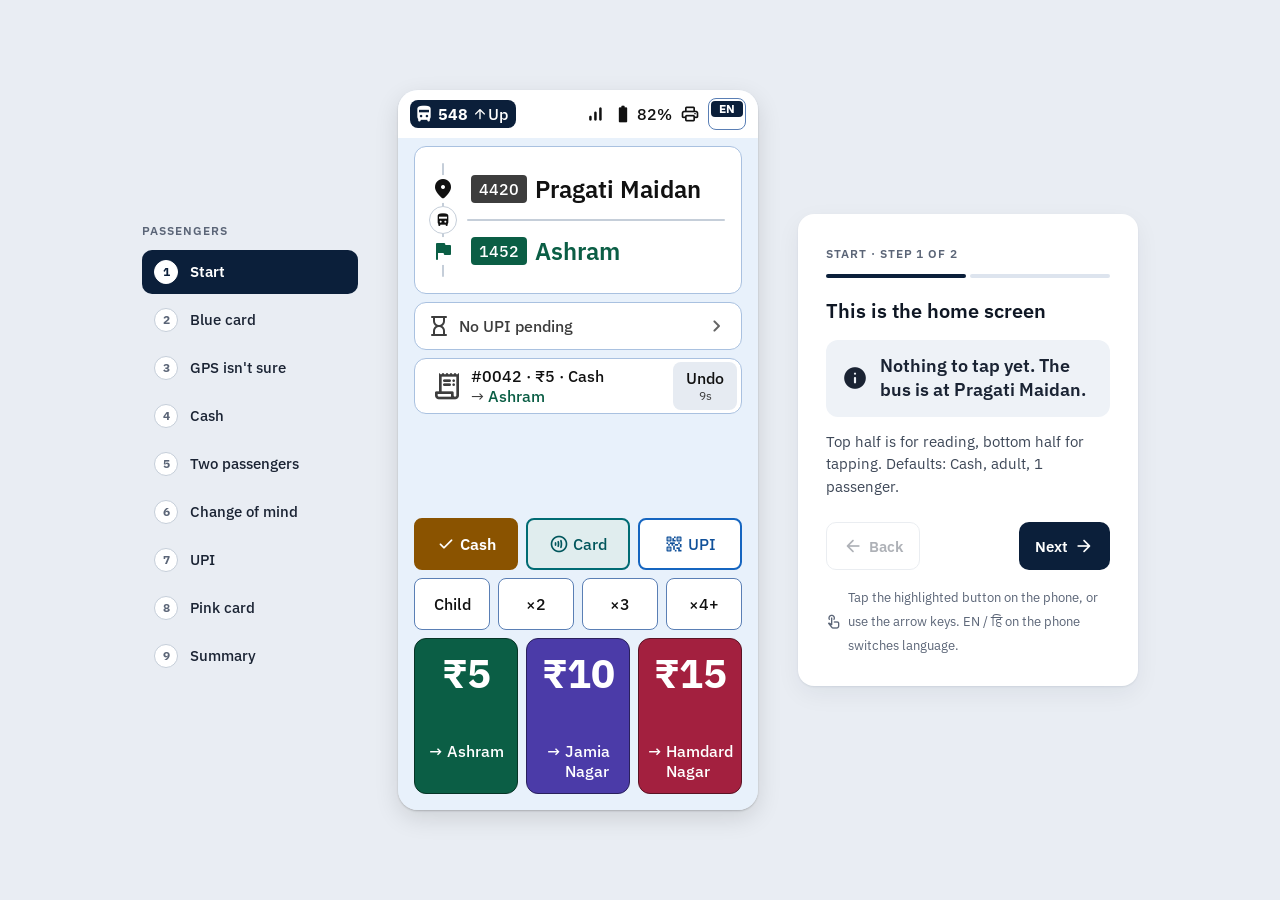
<file: prototype/flow.html>
<!doctype html>
<html lang="en">
<head>
<meta charset="utf-8">
<meta name="viewport" content="width=device-width, initial-scale=1">
<title>Conductor Ticketing Flow</title>
<link rel="preconnect" href="https://fonts.googleapis.com">
<link rel="preconnect" href="https://fonts.gstatic.com" crossorigin>
<link href="https://fonts.googleapis.com/css2?family=IBM+Plex+Sans:wght@400;500;600;700&family=IBM+Plex+Sans+Devanagari:wght@400;500;600;700&display=block" rel="stylesheet">
<link href="https://fonts.googleapis.com/css2?family=Material+Symbols+Rounded:opsz,wght,FILL,GRAD@24,500,0..1,0&display=block" rel="stylesheet">
<link rel="stylesheet" href="styles.css">
<style>
/* ---------- Viewer shell: passenger list · phone · one-step panel ---------- */
body { padding: 0; min-height: 100vh; background: #E9EDF3; }
.app { min-height: 100vh; display: grid; grid-template-columns: 216px auto 340px; gap: 40px; align-items: center; justify-content: center; padding: 24px; }
.list h1, .panel .k { font-size: 12px; font-weight: 600; letter-spacing: .08em; text-transform: uppercase; color: #5B6577; margin: 0 0 12px; }
.list ol { list-style: none; margin: 0; padding: 0; display: grid; gap: 4px; }
.list button { width: 100%; min-height: 44px; display: flex; align-items: center; gap: 12px; padding: 8px 12px; border: 0; border-radius: 10px; background: transparent;
  font: 500 15px 'IBM Plex Sans', 'IBM Plex Sans Devanagari'; color: #1A2333; text-align: left; cursor: pointer; }
.list button:hover { background: #DDE4EE; }
.list button .n { width: 24px; height: 24px; border-radius: 12px; flex-shrink: 0; display: flex; align-items: center; justify-content: center;
  font-size: 12px; font-weight: 700; background: #fff; color: #5B6577; border: 1.5px solid #C5CED9; }
.list button[aria-current="true"] { background: #0B1F3A; color: #fff; font-weight: 600; }
.list button[aria-current="true"] .n { background: #fff; color: #0B1F3A; border-color: #fff; }
.list button.done .n { background: #0B5E45; color: #fff; border-color: #0B5E45; }
.list button:focus-visible, .panel button:focus-visible, .hot:focus-visible { outline: 3px solid #00B8D4; outline-offset: 2px; }

.phonebox { position: relative; width: calc(360px * var(--s, 1)); height: calc(720px * var(--s, 1)); }
.scaler { position: absolute; left: 0; top: 0; width: 360px; height: 720px; transform: scale(var(--s, 1)); transform-origin: top left; }
.ring { position: absolute; border-radius: 10px; pointer-events: none; z-index: 20;
  box-shadow: 0 0 0 4px #FFC400, 0 0 0 9px rgba(255,196,0,.35); animation: pulse 1.2s ease-in-out infinite; }
.ring.look { box-shadow: 0 0 0 4px #00B8D4, 0 0 0 9px rgba(0,184,212,.3); animation: none; }
.finger { position: absolute; z-index: 21; pointer-events: none; font-size: 44px; color: #1A1820; filter: drop-shadow(0 2px 3px rgba(255,255,255,.9)); }
@keyframes pulse { 50% { box-shadow: 0 0 0 4px #FFC400, 0 0 0 14px rgba(255,196,0,.15); } }
@media (prefers-reduced-motion: reduce) { .ring { animation: none; } }
.hot { cursor: pointer; }

.panel { background: #fff; border-radius: 16px; padding: 28px; box-shadow: 0 1px 2px rgba(11,31,58,.08), 0 8px 24px rgba(11,31,58,.06); }
.panel .k { margin-bottom: 8px; }
.bars { display: flex; gap: 4px; margin-bottom: 20px; }
.bars i { flex: 1; height: 4px; border-radius: 2px; background: #DDE4EE; }
.bars i.on { background: #0B1F3A; }
.panel h2 { font-size: 20px; line-height: 1.3; font-weight: 600; margin: 0 0 16px; color: #0F1724; }
.do { display: flex; gap: 12px; align-items: center; padding: 14px 16px; border-radius: 12px; font-size: 18px; line-height: 1.35; font-weight: 600; background: #FFF3C4; color: #2A1E00; }
.do.look { background: #DDF4F9; color: #003540; }
.do.none { background: #EEF2F7; color: #1A2333; }
.do .ms { font-size: 26px; flex-shrink: 0; }
.why { font-size: 15px; line-height: 1.5; color: #3D4757; margin: 14px 0 0; }
.why b { color: #0F1724; }
.summary { width: 100%; border-collapse: collapse; margin-top: 4px; font-size: 15px; }
.summary td { padding: 8px 0; border-bottom: 1px solid #E5EAF1; }
.summary td:last-child { text-align: right; font-weight: 700; }
.nav { display: flex; gap: 8px; margin-top: 24px; }
.nav button { height: 48px; border-radius: 10px; font: 600 15px 'IBM Plex Sans', 'IBM Plex Sans Devanagari'; padding: 0 16px; cursor: pointer; display: flex; align-items: center; gap: 6px; }
.nav .back { background: #fff; border: 1.5px solid #C5CED9; color: #1A2333; }
.nav .next { background: #0B1F3A; border: 0; color: #fff; margin-left: auto; }
.nav button:disabled { opacity: .35; cursor: default; }
.nav .ms { font-size: 20px; }
.tip { font-size: 13px; color: #5B6577; margin: 16px 0 0; display: flex; gap: 6px; align-items: center; }
.tip .ms { font-size: 16px; }

/* Narrow screens: list becomes a scrolling row, panel goes under the phone */
@media (max-width: 1000px) {
  .app { grid-template-columns: minmax(0, 1fr); justify-items: center; gap: 16px; padding: 16px; align-content: start; }
  .list { width: 100%; min-width: 0; }
  .list h1 { display: none; }
  .list ol { display: flex; overflow-x: auto; gap: 6px; padding-bottom: 4px; }
  .list button { white-space: nowrap; width: auto; background: #fff; }
  .panel { width: 100%; max-width: 420px; padding: 20px; }
}

/* ?shot=1: screen only, for PNG export */
body.shot { background: transparent; min-height: 0; }
body.shot .app { display: block; padding: 0; min-height: 0; }
body.shot .list, body.shot .panel { display: none; }
body.shot .device { border-radius: 0; box-shadow: none; }
</style>
</head>
<body>
<div class="app">
  <nav class="list" aria-label="Passengers"><h1>Passengers</h1><ol id="list"></ol></nav>
  <div class="phonebox" id="phonebox"><div class="scaler" id="scaler"><div class="device" id="device"></div></div></div>
  <section class="panel" id="panel" aria-live="polite"></section>
</div>

<script src="components.js"></script>
<script>
/* One shift moment at Pragati Maidan: card, cash, cash ×2, UPI. */
const base = { pending: { count: 0 } };
const S = (o = {}) => mainScreen({ ...base, ...o });

// Printed ticket preview shown in the side panel
const ticket = ({ no, from, to, pax = 'Adult × 1', fare, pay, time }) => `
  <div class="ticket" aria-label="Printed ticket preview">
    <div class="tk-h">DTC · Route 548 Up · Non-AC</div>
    <div class="tk-r"><b>${from} → ${to}</b></div>
    <div class="tk-row"><span>${pax}</span><span>${pay}</span></div>
    <div class="tk-fare">${fare}</div>
    <div class="tk-row"><span>Ticket #00${no}</span><span>13 Oct 2026 · ${time}</span></div>
  </div>`;

const AT_PM = 3, AT_BM = 4; // Pragati Maidan, Bhairon Marg
const steps = [
  {
    title: 'This is the home screen',
    act: ['none', 'info', 'Nothing to tap yet. The bus is at Pragati Maidan.'],
    why: '<b>Top half is for reading</b>: route, battery, printer, and the stop the bus is at (from GPS). <b>Bottom half is for tapping</b>, from bottom to top: fare buttons, passengers (Child, ×2…), payment (Cash, Card, UPI). Defaults are Cash, adult, 1 passenger.',
    screen: () => S({ last: { no: 42, pay: t('cash'), route: trip('Pragati Maidan', 'Ashram'), from: 'Pragati Maidan', to: 'Ashram', fare: '₹5', secs: 9 } }), served: 0,
  },
  {
    title: 'Every ticket: fare first, then the stop',
    act: ['look', 'record_voice_over', 'Passenger says where they\'re going. Conductor taps the fare, then that stop.'],
    look: '[data-name="FareButtons"]',
    why: 'DTC needs to know <b>where every passenger gets off</b>. The fare button opens a short list of only the stops at that price. The conductor taps the passenger\'s stop and the ticket prints.<br><br><b>No memorising prices:</b> each fare button shows the furthest stop it reaches from here: ₹5 <b>to Ashram</b>, ₹10 <b>to Jamia Nagar</b>, ₹15 <b>to Hamdard Nagar</b>. These update as the bus moves.',
    screen: () => S({ last: { no: 42, pay: t('cash'), route: trip('Pragati Maidan', 'Ashram'), from: 'Pragati Maidan', to: 'Ashram', fare: '₹5', secs: 9 } }), served: 0,
  },
  {
    title: 'Passenger 1: blue card, going to Okhla',
    act: ['tap', 'touch_app', 'Tap Card'],
    tap: '[data-name="Pay/Card"]',
    why: 'A blue card holds money, so the device needs the fare and the stop before it can charge the card.',
    screen: () => S({ last: { no: 42, pay: t('cash'), route: trip('Pragati Maidan', 'Ashram'), from: 'Pragati Maidan', to: 'Ashram', fare: '₹5', secs: 6 } }), taps: 1, served: 0,
  },
  {
    title: 'Okhla costs ₹10',
    act: ['tap', 'touch_app', 'Tap ₹10'],
    tap: '[data-name="FareButton/Slab2"]',
    why: 'Okhla is past Ashram (the ₹5 limit) but before Jamia Nagar, so it\'s under the button that says <b>to Jamia Nagar</b>: ₹10.',
    screen: () => S({ mods: { pay: 'card' }, last: { no: 42, pay: t('cash'), route: trip('Pragati Maidan', 'Ashram'), from: 'Pragati Maidan', to: 'Ashram', fare: '₹5', secs: 4 } }), taps: 1, served: 0,
  },
  {
    title: 'Only the ₹10 stops appear',
    act: ['tap', 'touch_app', 'Tap Okhla'],
    tap: '[data-name="StopButton/Okhla"]',
    why: 'The list opens right above the fare buttons, inside thumb reach, and shows only the stops that cost ₹10 <b>from Pragati Maidan</b>. The header says which stop the list is counted from. If that\'s wrong, <b>Change start</b> at the top of the list fixes it.<br><br>Tapped the wrong fare? Tap another fare and the list switches. Tap the same fare again to close it.',
    screen: () => S({ mods: { pay: 'card' }, row: { band: 1 }, last: { no: 42, pay: t('cash'), route: trip('Pragati Maidan', 'Ashram'), from: 'Pragati Maidan', to: 'Ashram', fare: '₹5', secs: 2 } }), taps: 1, served: 0,
  },
  {
    title: 'The device asks for the card',
    act: ['none', 'contactless', 'Passenger taps their card on the device.'],
    look: '[data-name="CardWait"]',
    why: 'If the passenger changes their mind, <b>Cancel</b> goes back and nothing is charged.',
    screen: () => S({ mods: { pay: 'card' }, overlay: cardWait({ no: 43, dest: 'Okhla' }) }), served: 0,
  },
  {
    title: '₹10 deducted, ticket printing',
    act: ['none', 'check_circle', 'Nothing to tap. This closes by itself.'],
    why: `<b>3 taps</b> for a blue card: Card, fare, stop.${ticket({ no: 43, from: 'Pragati Maidan', to: 'Okhla', fare: '₹10', pay: 'Blue card', time: '09:41' })}`,
    screen: () => S({ overlay: cardOverlay('blue', 43, { meta: `${rt('Pragati Maidan', 'Okhla')} · ${t('balance', '₹184')}` }) }), served: 1,
  },
  {
    title: 'The bus moves. GPS isn\'t sure',
    act: ['tap', 'touch_app', 'Tap Yes (or wait 4 s and it accepts by itself)'],
    tap: '[data-name="ActionSlot/Yes"]',
    why: `Because the stop lists are counted from the boarding stop, a wrong stop would show the wrong list. So <b>GPS suggests and the conductor always has the final say</b>:
      <ul class="rules">
        <li>The boarding stop is always on screen, and every stop list repeats it ("From …").</li>
        <li>When GPS isn't sure, it <b>asks</b> in yellow. The answer buttons (Yes / Change) appear down in the thumb zone. If nobody answers, it says yes after 4 s.</li>
        <li>If GPS is wrong, <b>Change</b> (here, or <b>Change start</b> in every stop list) picks the right one, and the lists rebuild at once.</li>
        <li>If GPS is lost, a big <b>Next stop</b> button lets the conductor move it along by hand.</li>
      </ul>`,
    screen: () => S({ at: AT_PM, gps: 'unsure', last: { no: 43, pay: t('blueCard'), route: trip('Pragati Maidan', 'Okhla'), from: 'Pragati Maidan', to: 'Okhla', fare: '₹10', secs: 10 } }), served: 1,
  },
  {
    title: 'Passenger 2: cash, going to Nizamuddin',
    act: ['tap', 'touch_app', 'Tap ₹5'],
    tap: '[data-name="FareButton/Slab1"]',
    why: 'The bus is now at <b>Bhairon Marg</b>. Look at the fare buttons: the labels moved on with the bus. ₹5 now reaches <b>Maharani Bagh</b> and ₹10 reaches <b>Batra Hospital</b>. Nizamuddin is well inside ₹5.',
    screen: () => S({ at: AT_BM, last: { no: 43, pay: t('blueCard'), route: trip('Pragati Maidan', 'Okhla'), from: 'Pragati Maidan', to: 'Okhla', fare: '₹10', secs: 6 } }), taps: 1, served: 1,
  },
  {
    title: 'Tap the stop, and it prints',
    act: ['tap', 'touch_app', 'Tap Nizamuddin'],
    tap: '[data-name="StopButton/Nizamuddin"]',
    why: 'There is no "Confirm" button on purpose. <b>Tapping the stop is the confirmation</b>, and the ticket prints right away.',
    screen: () => S({ at: AT_BM, row: { band: 0 }, last: { no: 43, pay: t('blueCard'), route: trip('Pragati Maidan', 'Okhla'), from: 'Pragati Maidan', to: 'Okhla', fare: '₹10', secs: 4 } }), taps: 1, served: 1,
  },
  {
    title: 'Printed. Undo is the safety net',
    act: ['look', 'visibility', 'The strip shows ticket #0044 printing.'],
    look: '.st',
    why: `The device vibrates and the printer sounds. Wrong fare or stop? <b>Undo</b> on this strip voids the ticket for ~15 s. <b>2 taps</b> for cash.${ticket({ no: 44, from: 'Bhairon Marg', to: 'Nizamuddin', fare: '₹5', pay: 'Cash', time: '09:43' })}`,
    screen: () => S({ at: AT_BM, status: { printer: 'busy' }, last: { kind: 'printing', no: 44, pay: t('cash'), route: trip('Bhairon Marg', 'Nizamuddin'), from: 'Bhairon Marg', to: 'Nizamuddin', fare: '₹5' } }), served: 2,
  },
  {
    title: 'Passengers 3 and 4: going to Hamdard Nagar',
    act: ['tap', 'touch_app', 'Tap ×2'],
    tap: '[data-name="Chip/×2"]',
    why: 'Two people, same stop, paying together. Options go on before the fare.',
    screen: () => S({ at: AT_BM, last: { no: 44, pay: t('cash'), route: trip('Bhairon Marg', 'Nizamuddin'), from: 'Bhairon Marg', to: 'Nizamuddin', fare: '₹5', secs: 13 } }), taps: 1, served: 2,
  },
  {
    title: 'The fare shows the total for two',
    act: ['tap', 'touch_app', 'Tap ₹30 (₹15 × 2)'],
    tap: '[data-name="FareButton/Slab3"]',
    why: 'With ×2 on, every fare button shows the doubled amount, so the conductor knows how much cash to take.',
    screen: () => S({ at: AT_BM, mods: { mult: 2 }, last: { no: 44, pay: t('cash'), route: trip('Bhairon Marg', 'Nizamuddin'), from: 'Bhairon Marg', to: 'Nizamuddin', fare: '₹5', secs: 11 } }), taps: 1, served: 2,
  },
  {
    title: '₹15 list: the last stop comes first',
    act: ['tap', 'touch_app', 'Tap Hamdard Nagar'],
    tap: '[data-name="StopButton/Hamdard Nagar"]',
    why: 'Most long-distance riders go to the end of the route, so the <b>terminal is always first</b> in the ₹15 list. The other ₹15 stops follow in route order. On a long route this is the only list that may scroll.',
    screen: () => S({ at: AT_BM, mods: { mult: 2 }, row: { band: 2 }, last: { no: 44, pay: t('cash'), route: trip('Bhairon Marg', 'Nizamuddin'), from: 'Bhairon Marg', to: 'Nizamuddin', fare: '₹5', secs: 9 } }), taps: 1, served: 2,
  },
  {
    title: 'Passenger 5 says "Okhla, cash"',
    act: ['tap', 'touch_app', 'Tap ₹10'],
    tap: '[data-name="FareButton/Slab2"]',
    why: 'Ticket #0045 is printing for the two passengers, and every option has reset to Cash, 1 passenger.',
    screen: () => S({ at: AT_BM, status: { printer: 'busy' }, last: { kind: 'printing', no: 45, pay: `${t('cash')} × 2`, route: trip('Bhairon Marg', 'Hamdard Nagar'), from: 'Bhairon Marg', to: 'Hamdard Nagar', fare: '₹30' } }), taps: 1, served: 4,
  },
  {
    title: '…then changes their mind: "I\'ll pay by UPI"',
    act: ['tap', 'touch_app', 'Tap Cancel in the stop list'],
    tap: '[data-name="StopRow/Cancel"]',
    why: `<b>Nothing is charged or printed until the last tap</b>, so cancelling is always safe. Every stage has a way out:
      <ul class="rules">
        <li><b>Options picked, no fare yet:</b> Cancel on the "New ticket" strip.</li>
        <li><b>Stop list open:</b> Cancel in the list, or tap the same fare again.</li>
        <li><b>Waiting for a card:</b> Cancel.</li>
        <li><b>QR on screen:</b> Cancel, bottom-left.</li>
        <li><b>Already printed:</b> Undo, for about 15 s.</li>
      </ul>`,
    screen: () => S({ at: AT_BM, row: { band: 1 } }), taps: 1, served: 4,
  },
  {
    title: 'Cancelled. Start again with UPI',
    act: ['tap', 'touch_app', 'Tap UPI'],
    tap: '[data-name="Pay/UPI"]',
    why: 'Back to the home screen with the defaults. No ticket was made. Now the conductor starts the UPI ticket. As soon as an option is picked, the strip turns into a <b>New ticket</b> strip with its own Cancel button.',
    screen: () => S({ at: AT_BM, last: { no: 45, pay: `${t('cash')} × 2`, route: trip('Bhairon Marg', 'Hamdard Nagar'), from: 'Bhairon Marg', to: 'Hamdard Nagar', fare: '₹30', secs: 8 } }), taps: 1, served: 4,
  },
  {
    title: 'Okhla is ₹10 from here',
    act: ['tap', 'touch_app', 'Tap ₹10'],
    tap: '[data-name="FareButton/Slab2"]',
    why: 'Every fare now shows a UPI tag, and the strip shows the ticket being built (UPI) with a Cancel button.',
    screen: () => S({ at: AT_BM, mods: { pay: 'upi' }, last: { no: 45, pay: `${t('cash')} × 2`, route: trip('Bhairon Marg', 'Hamdard Nagar'), from: 'Bhairon Marg', to: 'Hamdard Nagar', fare: '₹30', secs: 12 } }), taps: 1, served: 4,
  },
  {
    title: 'Pick the stop',
    act: ['tap', 'touch_app', 'Tap Okhla'],
    tap: '[data-name="StopButton/Okhla"]',
    why: 'Same list as before, now counted from Bhairon Marg. Tapping the stop opens the QR code instead of printing.',
    screen: () => S({ at: AT_BM, mods: { pay: 'upi' }, row: { band: 1 }, last: { no: 45, pay: `${t('cash')} × 2`, route: trip('Bhairon Marg', 'Hamdard Nagar'), from: 'Bhairon Marg', to: 'Hamdard Nagar', fare: '₹30', secs: 10 } }), taps: 1, served: 4,
  },
  {
    title: 'Show the QR to the passenger',
    act: ['tap', 'touch_app', 'Passenger scans, then tap "Scanned, next passenger"'],
    tap: '[data-name="UPI/ScannedNext"]',
    why: 'The conductor turns the device around and moves on as soon as the passenger has scanned. <b>No waiting</b> for the payment.<br><br>If the passenger can\'t pay, <b>Cancel</b> is bottom-left: in reach of the thumb, but smaller and separate from the main button so it isn\'t hit by accident.',
    screen: () => upiScreen({ no: 46, route: rt('Bhairon Marg', 'Okhla') }), taps: 1, served: 4,
  },
  {
    title: 'The payment waits in the UPI bar',
    act: ['look', 'visibility', 'The UPI tile shows 1 payment pending.'],
    look: '[data-name^="PendingWidget"]',
    why: 'The conductor can serve the next passenger. If the payment hasn\'t arrived after 1:00, this tile turns <b>red</b> as a reminder.',
    screen: () => S({ at: AT_BM, pending: { count: 1 }, last: { no: 45, pay: `${t('cash')} × 2`, route: trip('Bhairon Marg', 'Hamdard Nagar'), from: 'Bhairon Marg', to: 'Hamdard Nagar', fare: '₹30', secs: 6 } }), served: 4,
  },
  {
    title: 'Payment arrives, ticket prints on its own',
    act: ['none', 'check_circle', 'Nothing to tap.'],
    look: '[data-name^="PendingWidget"]',
    why: `The tile turns green and the ticket prints automatically. <b>4 taps</b> for UPI.${ticket({ no: 46, from: 'Bhairon Marg', to: 'Okhla', fare: '₹10', pay: 'UPI', time: '09:45' })}`,
    screen: () => S({ at: AT_BM, status: { printer: 'busy' }, pending: { paid: true }, last: { kind: 'printing', no: 46, pay: t('upi'), route: trip('Bhairon Marg', 'Okhla'), from: 'Bhairon Marg', to: 'Okhla', fare: '₹10' } }), served: 5,
  },
  {
    title: 'Passenger 6 taps a pink card first',
    act: ['tap', 'touch_app', 'Going to Ashram (a ₹5 distance): tap ₹5'],
    tap: '[data-name="FareButton/Slab1"]',
    why: 'Pink cards travel free, so the passenger can tap before the conductor does anything. The device switches to <b>Pink · Free</b>. DTC still needs the stop, so the conductor uses the usual fare button to open the right list. Nothing is charged.',
    screen: () => S({ at: AT_BM, mods: { pay: 'pink' }, alert: { tone: 'pink', icon: 'contactless', title: t('pinkRead'), text: t('pinkText') }, last: { no: 46, pay: t('upi'), route: trip('Bhairon Marg', 'Okhla'), from: 'Bhairon Marg', to: 'Okhla', fare: '₹10', secs: 12 } }), taps: 1, served: 5,
  },
  {
    title: 'Pick the stop',
    act: ['tap', 'touch_app', 'Tap Ashram'],
    tap: '[data-name="StopButton/Ashram"]',
    why: 'Same list as a ₹5 cash ticket, marked Free.',
    screen: () => S({ at: AT_BM, mods: { pay: 'pink' }, row: { band: 0 }, alert: { tone: 'pink', icon: 'contactless', title: t('pinkRead'), text: t('pinkText') }, last: { no: 46, pay: t('upi'), route: trip('Bhairon Marg', 'Okhla'), from: 'Bhairon Marg', to: 'Okhla', fare: '₹10', secs: 10 } }), taps: 1, served: 5,
  },
  {
    title: 'Free ticket printing',
    act: ['none', 'check_circle', 'Nothing to tap. This closes by itself.'],
    why: `<b>2 taps</b> for a pink card: distance, stop.${ticket({ no: 47, from: 'Bhairon Marg', to: 'Ashram', fare: '₹0 · Free', pay: 'Pink card', time: '09:46' })}`,
    screen: () => S({ at: AT_BM, overlay: cardOverlay('pink', 47, { meta: rt('Bhairon Marg', 'Ashram') }) }), served: 6,
  },
  {
    title: '6 passengers, 16 taps',
    act: ['none', 'flag', 'Flow complete. Restart to watch again.'],
    why: `<table class="summary">
      <tr><td>Blue card (Card, fare, stop)</td><td>3</td></tr>
      <tr><td>Cash (fare, stop)</td><td>2</td></tr>
      <tr><td>Cash × 2, same stop (×2, fare, stop)</td><td>3</td></tr>
      <tr><td>UPI (UPI, fare, stop, Scanned)</td><td>4</td></tr>
      <tr><td>Change of mind (₹10, Cancel)</td><td>2</td></tr>
      <tr><td>Pink card (distance, stop)</td><td>2</td></tr>
    </table>
    <p class="note" style="margin:12px 0 0">The brief's three passengers (1 card + 2 cash): <b>7 taps</b> with a blue card, <b>6</b> with a pink one, about 3 seconds of input. Every ticket records the exit stop DTC needs.</p>`,
    screen: () => S({ at: AT_BM, last: { no: 47, pay: t('pink'), route: trip('Bhairon Marg', 'Ashram'), from: 'Bhairon Marg', to: 'Ashram', fare: '₹0', secs: 12 } }), served: 6,
  },
];

const device = document.getElementById('device');
const scaler = document.getElementById('scaler');
const phonebox = document.getElementById('phonebox');
const panel = document.getElementById('panel');
const list = document.getElementById('list');

// Passengers (1-based step ranges)
const CHAPTERS = [
  { name: 'Start', from: 1, to: 2 },
  { name: 'Blue card', from: 3, to: 7 },
  { name: 'GPS isn\'t sure', from: 8, to: 8 },
  { name: 'Cash', from: 9, to: 11 },
  { name: 'Two passengers', from: 12, to: 14 },
  { name: 'Change of mind', from: 15, to: 17 },
  { name: 'UPI', from: 18, to: 22 },
  { name: 'Pink card', from: 23, to: 25 },
  { name: 'Summary', from: 26, to: 26 },
];
// One line of "why" per step; the case study holds the detail
const SHORT = [
  'Top half is for reading, bottom half for tapping. Defaults: Cash, adult, 1 passenger.',
  'Each fare opens only its stops. The label shows the furthest stop that fare reaches.',
  'A blue card holds money, so the device needs the fare and the stop before charging it.',
  'Okhla is past Ashram but before Jamia Nagar, so it\'s ₹10.',
  'Only the ₹10 stops appear, counted from the boarding stop.',
  'The passenger taps their card. Cancel here charges nothing.',
  '₹10 deducted, ticket printing. Closes by itself. 3 taps for a blue card.',
  'GPS asks instead of guessing. Answer in the thumb zone, or it says yes after 4 s.',
  'The bus moved, so the fare labels now count from Bhairon Marg.',
  'There is no Confirm button: tapping the stop prints the ticket.',
  'The exit stop shows in its fare colour. Undo works for about 15 s.',
  'Two people, same stop. Options go on before the fare.',
  'The fares show the total for two, so the conductor knows how much cash to take.',
  'Most long riders go to the end, so the terminal comes first.',
  'Every option reset after the last ticket.',
  'Nothing is charged before the last tap, so cancelling is always safe.',
  'Back to the defaults. Now start the UPI ticket.',
  'Every fare now shows a UPI tag.',
  'Tapping the stop opens the QR code instead of printing.',
  'Move on as soon as the passenger has scanned. No waiting for the PIN.',
  'The payment waits in this bar and turns red after 1:00.',
  'Paid. The ticket prints on its own.',
  'Pink cards are free, but DTC still needs the exit stop.',
  'Same ₹5 list, marked Free.',
  'Free ticket printing. 2 taps for a pink card.',
  null,
];
const PARAMS = new URLSearchParams(location.search);
const SHOT = PARAMS.get('shot') === '1';
if (PARAMS.get('lang') === 'hi') LANG = 'hi';
if (SHOT) document.body.classList.add('shot');
let i = Math.min(steps.length - 1, Math.max(0, parseInt(PARAMS.get('step'), 10) - 1 || 0));
let scale = 1;

const chapterOf = k => CHAPTERS.findIndex(c => k + 1 >= c.from && k + 1 <= c.to);

// Fit the phone to the window so nothing runs off a laptop screen
function fit() {
  if (SHOT) { scale = 1; } else {
    const narrow = window.innerWidth <= 1000;
    scale = Math.min(1, (window.innerHeight - 48) / 720, narrow ? (window.innerWidth - 32) / 360 : 1);
    scale = Math.max(scale, 0.6);
  }
  document.documentElement.style.setProperty('--s', scale);
}

function placeRing(sel, kind) {
  const el = device.querySelector(sel);
  if (!el) return null;
  const d = device.getBoundingClientRect(), r = el.getBoundingClientRect();
  const x = (r.left - d.left) / scale, y = (r.top - d.top) / scale, w = r.width / scale, h = r.height / scale;
  const ring = document.createElement('div');
  ring.className = `ring ${kind === 'look' ? 'look' : ''}`;
  Object.assign(ring.style, { left: `${x}px`, top: `${y}px`, width: `${w}px`, height: `${h}px` });
  scaler.appendChild(ring);
  if (kind === 'tap') {
    const f = document.createElement('span');
    f.className = 'ms fill finger'; f.textContent = 'touch_app'; f.setAttribute('aria-hidden', 'true');
    Object.assign(f.style, { left: `${x + w - 30}px`, top: `${y + h - 30}px` });
    scaler.appendChild(f);
  }
  return el;
}

function render() {
  fit();
  const s = steps[i];
  scaler.querySelectorAll('.ring, .finger').forEach(n => n.remove());
  device.innerHTML = s.screen();
  if (!SHOT) {
    if (s.tap) {
      const el = placeRing(s.tap, 'tap');
      if (el) { el.classList.add('hot'); el.addEventListener('click', () => go(1)); }
    } else if (s.look) placeRing(s.look, 'look');
    const devLang = device.querySelector('[data-name="StatusBar/Language"]');
    if (devLang) devLang.onclick = () => { LANG = LANG === 'en' ? 'hi' : 'en'; render(); };
  }

  const ch = chapterOf(i), c = CHAPTERS[ch];
  const pos = i + 1 - c.from, len = c.to - c.from + 1;
  list.innerHTML = CHAPTERS.map((x, k) => `<li><button data-ch="${k}" aria-current="${k === ch}" class="${k < ch ? 'done' : ''}">
    <span class="n">${k < ch ? '✓' : k + 1}</span>${x.name}</button></li>`).join('');
  list.querySelectorAll('button').forEach(b => { b.onclick = () => { i = CHAPTERS[+b.dataset.ch].from - 1; render(); }; });
  const cur = list.querySelector('[aria-current="true"]');
  if (cur && window.innerWidth <= 1000) cur.scrollIntoView({ block: 'nearest', inline: 'center' });

  const [kind, ic, text] = s.act;
  const last = i === steps.length - 1;
  const endOfChapter = i + 1 === c.to && !last;
  panel.innerHTML = `
    <div class="k">${c.name}${len > 1 ? ` · step ${pos + 1} of ${len}` : ''}</div>
    <div class="bars">${Array.from({ length: len }, (_, k) => `<i class="${k <= pos ? 'on' : ''}"></i>`).join('')}</div>
    <h2>${s.title}</h2>
    ${last ? '' : `<div class="do ${kind}"><span class="ms fill" aria-hidden="true">${ic}</span>${text}</div>`}
    <div class="why">${SHORT[i] ?? s.why}</div>
    <div class="nav">
      <button class="back" ${i === 0 ? 'disabled' : ''}><span class="ms" aria-hidden="true">arrow_back</span>Back</button>
      <button class="next">${last ? 'Start again' : endOfChapter ? 'Next passenger' : 'Next'}<span class="ms" aria-hidden="true">${last ? 'replay' : 'arrow_forward'}</span></button>
    </div>
    ${i === 0 ? '<p class="tip"><span class="ms" aria-hidden="true">touch_app</span>Tap the highlighted button on the phone, or use the arrow keys. EN / हि on the phone switches language.</p>' : ''}`;
  panel.querySelector('.back').onclick = () => go(-1);
  panel.querySelector('.next').onclick = () => (last ? (i = 0, render()) : go(1));
}

function go(dir) { i = Math.max(0, Math.min(steps.length - 1, i + dir)); render(); }
document.addEventListener('keydown', e => { if (e.key === 'ArrowRight') go(1); if (e.key === 'ArrowLeft') go(-1); });
window.addEventListener('resize', () => render());
document.fonts.ready.then(render);
render();
</script>
</body>
</html>
</file>
<file: prototype/styles.css>
/* =========================================================================
   Conductor Companion · styles
   Rules: 4pt grid (all sizes, gaps, paddings, positions are multiples of 4;
   border widths excepted). Type scale 12/16 · 16/20 · 20/24 · 28/32 · 40/44.
   Three weights: 700 display (prices, stop name), 500 labels, 400 secondary.
   Glare rule: every colour is very light or very dark; colour is a second signal.
   ========================================================================= */

/* ---------- Canvas (presentation only, not part of the UI) ---------- */
:root {
  --canvas-bg: #E7E5EA;
  --canvas-ink: #1A1820;
  --ann-bg: #FFF6C9;
  --ann-ink: #3A3200;
  --ann-line: #E2D27A;
  --font: 'IBM Plex Sans', 'IBM Plex Sans Devanagari', system-ui, sans-serif;
}
* { box-sizing: border-box; }
html, body { margin: 0; }
body { background: var(--canvas-bg); color: var(--canvas-ink); font-family: var(--font); padding: 40px 40px 80px; }
.page-head { max-width: 1200px; margin-bottom: 32px; }
.page-head h1 { font-size: 32px; margin: 0 0 8px; }
.page-head p { margin: 0; font-size: 16px; line-height: 24px; max-width: 820px; }
section.group { margin: 48px 0 0; }
section.group > h2 { font-size: 20px; margin: 0 0 4px; padding-top: 16px; border-top: 2px solid #C9C5CF; }
section.group > p { margin: 0 0 20px; font-size: 16px; color: #47434F; }
.row { display: flex; flex-wrap: wrap; gap: 40px 32px; align-items: flex-start; }
figure.frame-wrap { margin: 0; width: 360px; }
.ann { margin-top: 12px; background: var(--ann-bg); color: var(--ann-ink); border: 1px solid var(--ann-line); border-radius: 8px; padding: 8px 12px; font-size: 14px; line-height: 20px; }
.ann .ann-top { display: flex; align-items: baseline; gap: 8px; flex-wrap: wrap; }
.ann .ann-id { font-weight: 700; }
.ann .ann-name { font-weight: 500; }
.ann .ann-taps { margin-left: auto; font-weight: 700; white-space: nowrap; }
.ann .ann-d { display: flex; gap: 4px; flex-wrap: wrap; margin: 4px 0; }
.ann .ann-d span { background: #3A3200; color: #FFF6C9; border-radius: 4px; padding: 0 4px; font-size: 12px; font-weight: 700; }
.ann .ann-note { margin-top: 4px; }

/* ---------- Device tokens ---------- */
.device {
  position: relative; width: 360px; height: 720px; overflow: hidden;
  border-radius: 20px; box-shadow: 0 1px 2px rgba(0,0,0,.2), 0 8px 24px rgba(0,0,0,.12);
  font-family: var(--font); font-feature-settings: 'tnum' 1;

  /* Surfaces */
  --screen: #E8F1FB;  --info: #FFFFFF;  --key: #FFFFFF;
  --on-surface: #0B1F3A; --on-surface-variant: #2A3F63; --surface: #FFFFFF;
  /* Outlines: soft on information, firmer on buttons (≥3:1 against white and screen) */
  --edge-soft: #A9C1E0; --key-edge: #5A7FB5; --quiet: #E6EBF2;
  --primary: #0B1F3A; --on-primary: #FFFFFF;
  /* Payment colours: fixed per method for muscle memory */
  --pay-cash: #8A5300; --pay-card: #006B73; --pay-upi: #37474F;
  /* Fare bands: distinct like the old paper tickets; avoid card colours */
  --band-0: #0B5E45; --band-1: #4B3BA8; --band-2: #A3203F; --on-band: #FFFFFF;
  /* Status */
  --success: #00661C; --on-success: #FFFFFF;
  --warning: #FFD400; --on-warning: #000000;
  --error: #C00000;   --on-error: #FFFFFF;
  --card-pink: #B0124F; --card-blue: #0D57AE; --card-orange: #B33F00; --on-card: #FFFFFF;
  --scrim: rgba(11, 31, 58, .6);
  --qr-ink: #000000;

  --bw-soft: 1px; --bw: 1.5px;
  --r-4: 4px; --r-8: 8px; --r-12: 12px; --r-16: 16px;
}
.device.dark {
  --screen: #08111F; --info: #13213A; --key: #0F1B30;
  --on-surface: #FFFFFF; --on-surface-variant: #C9D6EA; --surface: #0F1B30;
  --edge-soft: #2E4468; --key-edge: #6F95CC; --quiet: #22324D;
  --primary: #E8F1FB; --on-primary: #0B1F3A;
  --pay-cash: #F0B24A; --pay-card: #4FC3CC; --pay-upi: #B0BEC5;
  --band-0: #5FD4B0; --band-1: #B8A9FF; --band-2: #FF8FA8; --on-band: #000000;
  --success: #7BE38F; --on-success: #00210A;
  --error: #FF8A80;   --on-error: #2B0000;
  --card-pink: #FF7DB0; --card-blue: #8CC2FF; --card-orange: #FFAA70; --on-card: #12040A;
  --scrim: rgba(0, 0, 0, .7);
}
.scr { position: absolute; inset: 0; background: var(--screen); color: var(--on-surface); }
.abs { position: absolute; }
:where(.device) button { font-family: var(--font); color: inherit; cursor: pointer; }

.ms {
  font-family: 'Material Symbols Rounded'; font-weight: normal; font-style: normal;
  font-size: 24px; line-height: 1; display: inline-block; white-space: nowrap;
  font-variation-settings: 'FILL' 0, 'wght' 400, 'GRAD' 0, 'opsz' 24; -webkit-font-smoothing: antialiased;
}
.ms.fill { font-variation-settings: 'FILL' 1, 'wght' 400, 'GRAD' 0, 'opsz' 24; }

/* Shared button looks */
.key { background: var(--key); border: var(--bw) solid var(--key-edge); border-radius: var(--r-8); }
.quiet { background: var(--quiet); border: 0; border-radius: var(--r-8); }

/* ---------- Status bar ---------- */
.sb { top: 0; left: 0; right: 0; height: 40px; padding: 0 12px; display: flex; align-items: center; gap: 8px; background: var(--info); }
.sb .route { height: 28px; padding: 0 8px 0 4px; border-radius: var(--r-8); background: var(--primary); color: var(--on-primary);
  display: flex; align-items: center; gap: 4px; white-space: nowrap; }
.sb .route .ms { font-size: 20px; }
.sb .route b { font-size: 16px; line-height: 20px; font-weight: 700; }
.sb .route small { display: flex; align-items: center; font-size: 16px; line-height: 20px; font-weight: 500; }
.sb .route small .ms { font-size: 16px; }
.sb .sys { margin-left: auto; display: flex; align-items: center; gap: 8px; font-size: 16px; font-weight: 500; }
.sb .sys .it { display: flex; align-items: center; gap: 4px; }
.sb .sys .ms { font-size: 20px; }
.sb .bad { color: var(--error); }
.sb .warn { color: #8A5300; }
.lang { display: flex; height: 28px; padding: 2px; border-radius: var(--r-8); background: var(--key); border: var(--bw) solid var(--key-edge); }
.lang b { font-size: 12px; line-height: 16px; font-weight: 700; padding: 0 4px; border-radius: var(--r-4); display: flex; align-items: center; color: var(--on-surface-variant); }
.lang b.on { background: var(--primary); color: var(--on-primary); }

/* ---------- Boarding-stop box ---------- */
.bn { top: 48px; left: 16px; width: 252px; height: 156px; padding: 12px 16px; border-radius: var(--r-12);
  background: var(--info); border: var(--bw-soft) solid var(--edge-soft);
  display: flex; flex-direction: column; align-items: flex-start; text-align: left; }
.bn .lbl { font-size: 16px; line-height: 20px; font-weight: 500; display: flex; align-items: center; gap: 4px; color: var(--on-surface-variant); }
.bn .lbl .ms { font-size: 20px; }
.bn .stop { font-size: 28px; line-height: 32px; font-weight: 700; margin-top: 8px; }
.bn .code { margin-top: 8px; font-size: 16px; line-height: 20px; font-weight: 500; padding: 0 8px; border-radius: var(--r-4); border: var(--bw-soft) solid var(--edge-soft); color: var(--on-surface-variant); }
.bn .dir { margin-top: auto; display: flex; align-items: center; gap: 4px; font-size: 16px; line-height: 20px; font-weight: 400; color: var(--on-surface-variant); }
.bn .dir .ms { font-size: 20px; }
.bn .edit { position: absolute; right: 12px; top: 12px; font-size: 20px; color: var(--on-surface-variant); }
.bn .hint { margin-top: auto; display: flex; align-items: center; gap: 4px; font-size: 16px; line-height: 20px; font-weight: 500; }
.bn .hint .ms { font-size: 20px; }
.bn.unsure { background: var(--warning); color: var(--on-warning); border: 2px solid #8A6D00; }
.bn.unsure .lbl, .bn.unsure .edit, .bn.unsure .code { color: var(--on-warning); border-color: #8A6D00; }
.bn.lost { background: var(--error); color: var(--on-error); border: 2px solid #7A0000; }
.bn.lost .lbl, .bn.lost .dir, .bn.lost .edit, .bn.lost .code { color: var(--on-error); border-color: rgba(255,255,255,.6); }
.scr[lang="hi"] .bn .stop { line-height: 36px; }

/* ---------- Pending UPI box ---------- */
.pw { top: 48px; left: 276px; width: 68px; height: 156px; border-radius: var(--r-12);
  background: var(--info); border: var(--bw-soft) solid var(--edge-soft); color: var(--on-surface);
  display: flex; flex-direction: column; align-items: center; justify-content: center; gap: 8px; padding: 0 4px; }
.pw .ic { position: relative; }
.pw .ic .ms { font-size: 28px; }
.pw .badge { position: absolute; top: -8px; right: -16px; min-width: 24px; height: 24px; border-radius: 12px; padding: 0 4px;
  background: var(--error); color: var(--on-error); font-size: 12px; font-weight: 700; display: flex; align-items: center; justify-content: center; }
.pw .t { font-size: 12px; line-height: 16px; font-weight: 500; text-align: center; }
.pw.empty { color: var(--on-surface-variant); }
.pw.alert { background: var(--error); color: var(--on-error); border: var(--bw) solid #7A0000; }
.pw.alert .badge { background: var(--on-error); color: var(--error); }
.pw.paid { background: var(--success); color: var(--on-success); border: var(--bw) solid #00400F; }

/* ---------- Alert slot ---------- */
.al { top: 212px; left: 16px; right: 16px; height: 84px; }
.banner { border-radius: var(--r-12); padding: 12px 16px; display: flex; gap: 12px; align-items: flex-start; font-size: 16px; line-height: 20px; font-weight: 400; }
.banner b { display: block; font-weight: 600; }
.banner.error { background: var(--error); color: var(--on-error); border: var(--bw) solid #7A0000; }
.banner.warn { background: var(--warning); color: var(--on-warning); border: var(--bw) solid #8A6D00; }
.banner.info { background: var(--info); color: var(--on-surface); border: var(--bw-soft) solid var(--edge-soft); }
.banner.pink { background: var(--card-pink); color: var(--on-card); border: var(--bw) solid color-mix(in srgb, var(--card-pink) 60%, black); }

/* ---------- Last-ticket strip ---------- */
.st { top: 304px; left: 16px; right: 16px; height: 56px; border-radius: var(--r-12); overflow: hidden;
  background: var(--info); border: var(--bw-soft) solid var(--edge-soft);
  display: flex; align-items: center; gap: 12px; padding: 0 4px 0 16px; }
.st > .ms { font-size: 32px; color: var(--on-surface-variant); }
.st .txt { flex: 1; min-width: 0; display: flex; flex-direction: column; }
.st .txt b { font-size: 16px; line-height: 20px; font-weight: 600; }
.st .txt span { font-size: 16px; line-height: 20px; font-weight: 400; color: var(--on-surface-variant); white-space: nowrap; overflow: hidden; text-overflow: ellipsis; }
.st .txt .exit { color: var(--band); font-weight: 600; }
.st .txt b:first-child { font-weight: 500; }
.st .undo, .st .cancel { height: 48px; padding: 0 12px; flex-shrink: 0; background: var(--quiet); border: 0; border-radius: var(--r-8);
  font-size: 16px; font-weight: 500; display: flex; align-items: center; gap: 4px; }
.st .undo .ms, .st .cancel .ms { font-size: 20px; }
.st .undo small { font-size: 16px; font-weight: 400; color: var(--on-surface-variant); }
.st.draft { background: transparent; border: var(--bw) dashed var(--key-edge); }
.st.printing .prog { position: absolute; left: 0; right: 0; bottom: 0; height: 4px; background: var(--quiet); }
.st.printing .prog i { display: block; height: 100%; width: 56%; background: var(--primary); }
.st.empty { border-style: dashed; }

/* ---------- Action slot (GPS answer / manual next stop) ---------- */
.ac { top: 368px; left: 16px; right: 16px; height: 52px; }
.ac.two { display: grid; grid-template-columns: 2fr 1fr; gap: 8px; }
.btn-yes { height: 52px; border-radius: var(--r-8); background: var(--warning); color: var(--on-warning); border: var(--bw) solid #8A6D00;
  font-size: 16px; font-weight: 600; display: flex; align-items: center; justify-content: center; gap: 4px; }
.btn-line { height: 52px; border-radius: var(--r-8); background: var(--key); border: var(--bw) solid var(--key-edge);
  font-size: 16px; font-weight: 500; display: flex; align-items: center; justify-content: center; gap: 4px; }
.btn-tonal-lg { width: 100%; height: 52px; border-radius: var(--r-8); background: var(--primary); color: var(--on-primary); border: var(--bw) solid #000;
  font-size: 16px; font-weight: 600; display: flex; align-items: center; justify-content: center; gap: 8px; }
.btn-line .ms, .btn-yes .ms, .btn-tonal-lg .ms { font-size: 20px; }

/* ---------- Payment row: each method keeps its colour ---------- */
.pay { top: 428px; left: 16px; right: 16px; height: 52px; display: grid; grid-template-columns: repeat(3, 1fr); gap: 8px; }
.seg { --pay: var(--pay-cash); height: 52px; border-radius: var(--r-8); padding: 0;
  background: color-mix(in srgb, var(--pay) 12%, var(--surface));
  color: color-mix(in srgb, var(--pay) 80%, black);
  border: var(--bw) solid color-mix(in srgb, var(--pay) 70%, var(--surface));
  font-size: 16px; font-weight: 500; display: flex; align-items: center; justify-content: center; gap: 4px; }
.seg .ms { font-size: 20px; }
.seg.k-card { --pay: var(--pay-card); } .seg.k-upi { --pay: var(--pay-upi); } .seg.pink { --pay: var(--card-pink); }
.seg.on { background: var(--pay); color: #FFFFFF; border-color: color-mix(in srgb, var(--pay) 60%, black); font-weight: 600; }
.device.dark .seg.on { color: #000000; }
.seg.off { background: transparent; color: var(--key-edge); border: var(--bw) dashed var(--key-edge); text-decoration: line-through; }

/* ---------- Passenger row ---------- */
.ch { top: 488px; left: 16px; right: 16px; height: 52px; display: grid; grid-template-columns: repeat(4, 1fr); gap: 8px; }
.chip { position: relative; height: 52px; padding: 0; border-radius: var(--r-8); background: var(--key); border: var(--bw) solid var(--key-edge);
  font-size: 16px; font-weight: 500; display: flex; align-items: center; justify-content: center; }
.chip.on { background: var(--primary); color: var(--on-primary); border-color: var(--primary); font-weight: 600; }
.chip.on::after { content: 'check'; font-family: 'Material Symbols Rounded'; position: absolute; top: -8px; right: -4px; width: 20px; height: 20px;
  border-radius: 10px; background: var(--on-primary); color: var(--primary); border: var(--bw) solid var(--primary); font-size: 12px; line-height: 17px; text-align: center; }

/* ---------- Fare buttons (grid layout) ---------- */
.fa { top: 548px; left: 16px; right: 16px; height: 156px; display: grid; grid-template-columns: repeat(3, minmax(0, 1fr)); gap: 8px; }
.band-0 { --band: var(--band-0); } .band-1 { --band: var(--band-1); } .band-2 { --band: var(--band-2); }
.fare { border-radius: var(--r-12); background: var(--band); color: var(--on-band); border: var(--bw) solid color-mix(in srgb, var(--band) 55%, black);
  display: flex; flex-direction: column; align-items: center; justify-content: flex-start; gap: 4px; padding: 12px 4px; text-align: center; }
.fare .tag { order: 0; font-size: 12px; line-height: 16px; font-weight: 600; display: flex; align-items: center; gap: 4px; padding: 0 8px; border-radius: var(--r-4);
  background: var(--on-band); color: var(--band); }
.fare .tag .ms { font-size: 12px; }
.fare .amt { order: 1; font-size: 40px; line-height: 44px; font-weight: 700; }
.fare .amt.sm { font-size: 32px; }
.fare .calc { order: 2; font-size: 16px; line-height: 20px; font-weight: 400; }
.fare .sub { display: none; }
/* Destination at the bottom; a two-line slot so one-word stops line up with the first line of the others */
.fare .dest { order: 3; margin-top: auto; min-height: 40px; display: grid; grid-template-columns: auto auto; column-gap: 4px; justify-content: center; align-content: start;
  text-align: left; font-size: 16px; line-height: 20px; font-weight: 500; }
.fare.dim { background: var(--key); color: var(--on-surface); border-color: var(--key-edge); }
.fare.dim .tag { background: var(--on-surface); color: var(--surface); }
.fare.sel { box-shadow: 0 0 0 4px var(--screen), 0 0 0 6px var(--on-surface); }
.fare.dis { background: var(--quiet); color: var(--on-surface-variant); border-color: var(--edge-soft); }

/* ---------- Stop list (opens above the fares, coloured by its band) ---------- */
.sr { bottom: 180px; left: 12px; right: 12px; max-height: 268px; z-index: 2; overflow: hidden;
  border-radius: var(--r-12); background: var(--screen); border: 2px solid var(--band); box-shadow: 0 8px 24px rgba(11,31,58,.25);
  padding: 0 12px 12px; display: flex; flex-direction: column; }
.sr-head { margin: 0 -12px 12px; padding: 8px 12px; background: var(--band); color: var(--on-band); display: flex; align-items: center; gap: 12px; }
.sr-head b { font-size: 20px; line-height: 24px; font-weight: 700; }
.sr-head span { display: flex; align-items: center; gap: 4px; font-size: 16px; line-height: 20px; font-weight: 500; }
.sr-head .ms { font-size: 16px; }
.sr-foot { display: grid; grid-template-columns: 1fr 1fr; gap: 8px; margin: 0 0 12px; padding-bottom: 12px; border-bottom: var(--bw-soft) solid var(--edge-soft); }
.sr-foot button { height: 48px; background: var(--quiet); border: 0; border-radius: var(--r-8); font-size: 16px; font-weight: 500;
  display: flex; align-items: center; justify-content: center; gap: 4px; }
.sr-foot .ms { font-size: 20px; }
.sr-grid { display: grid; grid-template-columns: 1fr 1fr; grid-auto-rows: minmax(56px, auto); gap: 8px; overflow-y: auto; }
.sbtn { background: var(--key); border: var(--bw) solid var(--key-edge); border-radius: var(--r-8); padding: 4px 12px;
  display: flex; flex-direction: column; align-items: flex-start; justify-content: center; text-align: left; }
.sbtn .nm { display: flex; align-items: center; gap: 4px; font-size: 16px; line-height: 20px; font-weight: 600; }
.sbtn .nm .ms { font-size: 16px; }
.sbtn .km { font-size: 16px; line-height: 20px; font-weight: 400; color: var(--on-surface-variant); }
.sbtn.term { grid-column: 1 / -1; }

/* ---------- Overlays ---------- */
.scrim { position: absolute; inset: 0; background: var(--scrim); z-index: 10; }
.cardok, .carderr, .cardwait, .sheet, .snack { z-index: 11; }

.cardok { position: absolute; left: 24px; right: 24px; top: 172px; border-radius: var(--r-16); overflow: hidden; background: var(--surface); border: 2px solid var(--on-surface); }
.cardok .band { height: 112px; display: flex; align-items: center; gap: 16px; padding: 0 20px; color: var(--on-card); }
.cardok .band .ms { font-size: 44px; }
.cardok .band b { font-size: 28px; line-height: 32px; font-weight: 700; display: block; }
.cardok .band span { font-size: 16px; line-height: 20px; font-weight: 500; }
.cardok.pink .band { background: var(--card-pink); }
.cardok.blue .band { background: var(--card-blue); }
.cardok.orange .band { background: var(--card-orange); }
.cardok .body { padding: 16px 20px 20px; }
.cardok .big { font-size: 28px; line-height: 32px; font-weight: 700; display: flex; align-items: center; gap: 8px; }
.cardok .big .ms { font-size: 28px; color: var(--success); }
.cardok .meta { font-size: 16px; line-height: 20px; color: var(--on-surface-variant); margin-top: 4px; }
.cardok .printing { display: flex; align-items: center; gap: 8px; margin-top: 16px; font-size: 16px; font-weight: 500; }
.cardok .bar { height: 4px; border-radius: 2px; background: var(--quiet); margin-top: 8px; overflow: hidden; }
.cardok .bar i { display: block; height: 100%; width: 40%; background: var(--primary); }
.cardok .auto { font-size: 12px; line-height: 16px; color: var(--on-surface-variant); margin-top: 8px; }

.cardwait { position: absolute; left: 12px; right: 12px; bottom: 12px; border-radius: var(--r-16); background: var(--surface);
  border: 2px solid var(--card-blue); padding: 24px 20px 20px; text-align: center; }
.cardwait .cw-ic { width: 96px; height: 96px; border-radius: 48px; margin: 0 auto 12px; background: var(--card-blue); color: var(--on-card); display: flex; align-items: center; justify-content: center; }
.cardwait .cw-ic .ms { font-size: 56px; }
.cardwait b { display: block; font-size: 28px; line-height: 32px; font-weight: 700; }
.cardwait .cw-amt { font-size: 40px; line-height: 44px; font-weight: 700; margin-top: 4px; }
.cardwait .cw-meta { font-size: 16px; line-height: 20px; color: var(--on-surface-variant); margin: 8px 0 20px; }
.btn-cancel { width: 100%; height: 56px; background: var(--quiet); border: 0; border-radius: var(--r-8);
  font-size: 16px; font-weight: 500; display: flex; align-items: center; justify-content: center; gap: 4px; }

.carderr { position: absolute; left: 12px; right: 12px; bottom: 12px; border-radius: var(--r-16); background: var(--error); color: var(--on-error);
  border: 2px solid #7A0000; padding: 20px; }
.carderr .hd { display: flex; align-items: center; gap: 12px; }
.carderr .hd .ms { font-size: 32px; }
.carderr .hd b { font-size: 20px; line-height: 24px; font-weight: 700; }
.carderr .chip-card { display: inline-flex; align-items: center; gap: 4px; margin-top: 12px; padding: 4px 8px; border-radius: var(--r-8); font-size: 16px; font-weight: 500; color: var(--on-card); border: 1px solid rgba(255,255,255,.6); }
.carderr p { font-size: 16px; line-height: 24px; margin: 12px 0 20px; }
.carderr .acts { display: grid; gap: 8px; }
.btn-filled { height: 56px; border-radius: var(--r-8); border: 0; background: var(--on-error); color: var(--error); font-size: 16px; font-weight: 600; display: flex; align-items: center; justify-content: center; gap: 8px; }
.btn-outlined { height: 52px; border-radius: var(--r-8); border: var(--bw) solid var(--on-error); background: transparent; color: var(--on-error); font-size: 16px; font-weight: 500; }

.snack { position: absolute; left: 12px; right: 12px; top: 48px; border-radius: var(--r-12); background: var(--primary); color: var(--on-primary);
  padding: 12px 16px; display: flex; align-items: center; gap: 12px; }
.snack .sw { width: 36px; height: 36px; border-radius: var(--r-8); color: #fff; display: flex; align-items: center; justify-content: center; }
.snack .sw .ms { font-size: 20px; }
.snack b { font-size: 16px; line-height: 20px; font-weight: 600; display: block; }
.snack span { font-size: 12px; line-height: 16px; }
.snack .ok { margin-left: auto; font-size: 24px; }

/* ---------- UPI QR screen ---------- */
.upi-title { top: 48px; left: 16px; right: 16px; height: 48px; display: flex; align-items: center; gap: 8px; font-size: 20px; line-height: 24px; font-weight: 700; }
.qr-card { top: 104px; left: 16px; right: 16px; background: #FFFFFF; border-radius: var(--r-12); padding: 16px; border: var(--bw-soft) solid var(--edge-soft); }
.qr-card svg { display: block; width: 100%; height: auto; }
.upi-amt { top: 452px; left: 16px; right: 16px; text-align: center; }
.upi-amt .a { font-size: 40px; line-height: 44px; font-weight: 700; }
.upi-amt .m { font-size: 16px; line-height: 20px; margin-top: 8px; color: var(--on-surface-variant); }
.upi-amt .hint { font-size: 16px; line-height: 20px; margin-top: 12px; display: inline-flex; align-items: center; gap: 4px; font-weight: 500; }
.upi-cancel-b { top: 608px; left: 16px; width: 96px; height: 96px; background: var(--quiet); border: 0; border-radius: var(--r-8);
  font-size: 16px; font-weight: 500; display: flex; flex-direction: column; align-items: center; justify-content: center; gap: 4px; }
.upi-go { top: 608px; left: 124px; right: 16px; height: 96px; border-radius: var(--r-8); background: var(--primary); color: var(--on-primary); border: var(--bw) solid #000;
  font-size: 20px; line-height: 24px; font-weight: 600; text-align: left; padding: 0 16px; display: flex; align-items: center; gap: 8px; }
.upi-go .ms { font-size: 28px; }

/* ---------- Pending list (S5, frames page) ---------- */
.pl-head { top: 40px; left: 0; right: 0; height: 64px; display: flex; align-items: center; gap: 8px; padding: 0 16px; font-size: 20px; font-weight: 700; }
.pl-head small { font-size: 16px; font-weight: 400; color: var(--on-surface-variant); margin-left: auto; }
.pl { top: 104px; left: 12px; right: 12px; display: flex; flex-direction: column; gap: 8px; }
.li { border-radius: var(--r-12); padding: 12px 16px; display: grid; grid-template-columns: 32px 1fr auto; gap: 4px 12px; align-items: center;
  background: var(--info); border: var(--bw-soft) solid var(--edge-soft); }
.li .ms { font-size: 28px; }
.li .t1, .li .tm { font-size: 16px; line-height: 20px; font-weight: 600; }
.li .t2 { font-size: 16px; line-height: 20px; grid-column: 2 / 4; }
.li.late { background: var(--error); color: var(--on-error); border: var(--bw) solid #7A0000; }
.li.paid { background: var(--success); color: var(--on-success); border: var(--bw) solid #00400F; }
.li.refund { background: var(--warning); color: var(--on-warning); border: var(--bw) solid #8A6D00; }
.li .acts { grid-column: 1 / 4; display: grid; grid-template-columns: 1.3fr 1fr; gap: 8px; margin-top: 8px; }
.li .acts button { height: 52px; border-radius: var(--r-8); font-size: 16px; font-weight: 600; }
.li .acts .p { border: 0; background: var(--on-error); color: var(--error); }
.li .acts .c { border: var(--bw) solid var(--on-error); background: transparent; color: var(--on-error); }
.pl-close { top: 632px; left: 16px; right: 16px; height: 72px; }
.pl-close button { width: 100%; height: 72px; border-radius: var(--r-8); background: var(--key); border: var(--bw) solid var(--key-edge);
  font-size: 20px; font-weight: 600; display: flex; align-items: center; justify-content: center; gap: 8px; }

/* ---------- Stop correction sheet (S6, frames page) ---------- */
.sheet { position: absolute; left: 0; right: 0; bottom: 0; top: 268px; background: var(--screen); border-radius: var(--r-16) var(--r-16) 0 0;
  border-top: 2px solid var(--on-surface); padding: 8px 12px 12px; display: flex; flex-direction: column; }
.sheet .handle { width: 36px; height: 4px; border-radius: 2px; background: var(--key-edge); margin: 0 auto 8px; }
.sheet h3 { margin: 0 4px; font-size: 20px; line-height: 24px; font-weight: 700; }
.sheet .hsub { margin: 4px 4px 12px; font-size: 16px; line-height: 20px; color: var(--on-surface-variant); }
.stoprow { height: 56px; border-radius: var(--r-8); display: flex; align-items: center; gap: 12px; padding: 0 16px; font-size: 16px; font-weight: 500;
  background: var(--key); border: var(--bw) solid var(--key-edge); }
.stoprow + .stoprow { margin-top: 4px; }
.stoprow .n { font-size: 12px; width: 52px; color: var(--on-surface-variant); }
.stoprow.cur { background: var(--primary); color: var(--on-primary); border-color: var(--primary); font-weight: 600; }
.stoprow.cur .n { color: var(--on-primary); }
.stoprow .ms { margin-left: auto; }
.sheet .full { margin-top: auto; height: 52px; border: 0; background: transparent; font-size: 16px; font-weight: 500;
  display: flex; align-items: center; justify-content: center; gap: 4px; }

/* ---------- Reachability overlay (frames page) ---------- */
.zone { position: absolute; left: 0; right: 0; display: flex; align-items: flex-start; justify-content: flex-end; padding: 4px 8px; pointer-events: none; z-index: 20; }
.zone span { background: rgba(0,0,0,.78); color: #fff; font-size: 12px; font-weight: 700; padding: 4px 8px; border-radius: var(--r-4); }
.z-hard { top: 0; height: 212px; background: repeating-linear-gradient(135deg, rgba(220,40,40,.22) 0 8px, rgba(220,40,40,.1) 8px 16px); }
.z-stretch { top: 212px; height: 184px; background: rgba(240,160,0,.2); }
.z-easy { top: 396px; height: 324px; background: rgba(20,170,70,.2); border-top: 3px dashed #0B7A2C; }
.thumb-arc { position: absolute; right: -120px; bottom: -152px; width: 520px; height: 520px; border-radius: 50%; border: 3px dashed #0B7A2C; pointer-events: none; z-index: 20; }

/* ---------- Navigation map panel (frames page) ---------- */
.panel { background: #fff; border-radius: 16px; padding: 24px; box-shadow: 0 1px 2px rgba(0,0,0,.15); max-width: 760px; font-size: 16px; line-height: 24px; }
.panel h3 { margin: 0 0 12px; font-size: 20px; }
.panel table { width: 100%; border-collapse: collapse; margin-bottom: 20px; }
.panel th, .panel td { text-align: left; padding: 8px 12px; border-bottom: 1px solid #E2DEE7; vertical-align: top; }
.panel th { font-size: 12px; text-transform: uppercase; letter-spacing: .04em; color: #5A5563; }
.panel td.n { font-weight: 700; text-align: center; font-size: 20px; }
.flow { display: flex; flex-wrap: wrap; align-items: center; gap: 8px; margin: 4px 0 12px; }
.flow .node { padding: 4px 12px; border-radius: 8px; background: #E8F1FB; font-weight: 600; }
.flow .node.hero { background: #0B1F3A; color: #fff; }
.flow .arr { color: #5A5563; font-size: 14px; }

/* Boarding + exit rows in the top box */
.bn .row { display: flex; align-items: center; gap: 8px; width: 100%; font-size: 24px; line-height: 28px; font-weight: 700; }
.bn .row .nm { flex: 1; min-width: 0; white-space: nowrap; overflow: hidden; text-overflow: ellipsis; }
.bn .row .ms { font-size: 20px; }
.bn .row .code { margin-top: 0; flex-shrink: 0; }
.bn .row.board { margin-top: 8px; padding: 4px 0 8px; border-bottom: var(--bw-soft) solid var(--edge-soft); }
.bn .row.exit { margin-top: 8px; padding: 4px 8px; margin-left: -8px; width: calc(100% + 16px); border-radius: var(--r-8);
  color: var(--band); background: color-mix(in srgb, var(--band) 10%, var(--info)); }
.bn .row.exit .code { color: var(--band); border-color: color-mix(in srgb, var(--band) 40%, var(--info)); }
.bn .row.exit.empty { color: var(--key-edge); background: transparent; border: var(--bw-soft) dashed var(--edge-soft); }
.bn.lost .row.board { border-bottom-color: rgba(255,255,255,.5); }
.bn.lost .row.exit { color: var(--on-error); background: rgba(255,255,255,.15); }
.bn.lost .row.exit .code { color: var(--on-error); }
.bn .edit { top: 12px; }

/* Name on top, code underneath: names get the full width */
.bn { padding: 12px; }
.bn .row { align-items: flex-start; gap: 4px; }
.bn .row > .ms { margin-top: 4px; }
.bn .row .nm { display: flex; flex-direction: column; align-items: flex-start; gap: 0; white-space: nowrap; }
.bn .row .code { margin-top: 0; border: 0; padding: 0; font-size: 16px; line-height: 20px; font-weight: 500; }
.bn .row.board { margin-top: 4px; padding: 0 0 4px; }
.bn .row.exit { margin-top: 4px; padding: 4px 8px; margin-left: -4px; width: calc(100% + 8px); }
.bn .row.exit.empty { min-height: 52px; align-items: center; }
.bn .row.exit.empty > .ms { margin-top: 0; }

/* ---------- Top box as a journey line (reference: vertical route, bus node, boarding above / exit below) ---------- */
.bn.tl { display: grid; grid-template-columns: 32px 1fr; grid-template-rows: 1fr 2px 1fr; column-gap: 8px; align-items: center; padding: 12px 12px 12px 8px; }
.bn.tl .rail { grid-column: 1; grid-row: 1 / 4; align-self: stretch; position: relative; display: flex; align-items: center; justify-content: center; margin: -12px 0; }
.bn.tl .rail::before { content: ''; position: absolute; top: 0; bottom: 0; left: 15px; width: 2px; background: var(--on-surface); }
.bn.tl .bus { position: relative; width: 32px; height: 32px; border-radius: 16px; background: var(--on-surface); color: var(--info);
  display: flex; align-items: center; justify-content: center; }
.bn.tl .bus .ms { font-size: 20px; }
.bn.tl .tl-div { grid-column: 2; grid-row: 2; height: 2px; background: var(--on-surface); margin-left: -8px; margin-right: -12px; }
.bn.tl .tl-row { grid-column: 2; display: flex; align-items: center; gap: 8px; min-width: 0; }
.bn.tl .board { grid-row: 1; }
.bn.tl .exit { grid-row: 3; }
.bn.tl .cc { flex-shrink: 0; padding: 4px 8px; border-radius: var(--r-4); background: var(--on-surface-variant); color: var(--info);
  font-size: 16px; line-height: 20px; font-weight: 500; }
.bn.tl .nm { min-width: 0; font-size: 20px; line-height: 24px; font-weight: 600; }
.bn.tl .exit .cc { background: var(--band); color: var(--on-band); }
.bn.tl .exit .nm { color: var(--band); }
.bn.tl .exit.empty .cc { background: transparent; color: var(--key-edge); outline: var(--bw-soft) dashed var(--key-edge); }
.bn.tl .exit.empty .nm { color: var(--key-edge); }
.bn.tl.lost .rail::before, .bn.tl.lost .tl-div { background: var(--on-error); }
.bn.tl.lost .bus { background: var(--on-error); color: var(--error); }
.bn.tl.lost .cc { background: var(--on-error); color: var(--error); }
.bn.tl.lost .exit .nm { color: var(--on-error); }

/* Journey line refinements: light-grey lines that stop short of the edges, larger names */
.bn.tl { --tl-line: #C5CED9; padding: 12px; column-gap: 12px; grid-template-columns: 32px 1fr; }
.device.dark .bn.tl { --tl-line: #3A4A63; }
.bn.tl .rail { margin: 0; }
.bn.tl .rail::before { top: 4px; bottom: 4px; left: 15px; width: 2px; border-radius: 1px; background: var(--tl-line); }
.bn.tl .bus { background: var(--info); color: var(--on-surface); border: 2px solid var(--tl-line); }
.bn.tl .tl-div { margin: 0 4px 0 -8px; border-radius: 1px; background: var(--tl-line); }
.bn.tl .nm { font-size: 24px; line-height: 28px; font-weight: 600; }
.bn.tl .cc { padding: 4px 8px; }

/* ---------- Status bar 48 tall: room for the pending UPI indicator ---------- */
.sb { height: 48px; }
.lang { height: 32px; padding: 2px; }
.lang b { padding: 0 8px; }
.pw { position: static; width: auto; height: 32px; min-width: 48px; padding: 0 8px; border-radius: var(--r-8); gap: 4px; flex-direction: row;
  background: var(--key); color: var(--on-surface); border: var(--bw) solid var(--key-edge); font-size: 16px; font-weight: 600; }
.pw .ms { font-size: 20px; }
.pw.empty { color: var(--key-edge); border-color: var(--edge-soft); background: transparent; font-weight: 500; }
.pw.alert { background: var(--error); color: var(--on-error); border-color: #7A0000; }
.pw.paid { background: var(--success); color: var(--on-success); border-color: #00400F; }

/* ---------- Journey box: full width; pin marks boarding, flag marks exit ---------- */
.bn, .bn.tl { top: 56px; left: 16px; width: auto; right: 16px; height: 148px; }
.bn.tl .mk { grid-column: 1; position: relative; z-index: 1; justify-self: center; width: 28px; height: 28px; border-radius: 14px;
  background: var(--info); display: flex; align-items: center; justify-content: center; }
.bn.tl .mk .ms { font-size: 24px; }
.bn.tl .mk.board { grid-row: 1; color: var(--on-surface); }
.bn.tl .mk.exit { grid-row: 3; color: var(--band); }
.bn.tl .mk.exit.empty { color: var(--key-edge); }
.bn.tl .bus { width: 28px; height: 28px; border-width: 1.5px; }
.bn.tl .bus .ms { font-size: 16px; }
.bn.tl .rail { justify-content: center; }
.bn.tl .tl-div { margin-left: -4px; }
.bn.tl.lost .mk { background: var(--error); color: var(--on-error); }

/* Other screens shift with the taller status bar */
.upi-title { top: 56px; }
.qr-card { top: 112px; }
.snack { top: 56px; }
.pl-head { top: 48px; }

.st .txt b { white-space: nowrap; overflow: hidden; text-overflow: ellipsis; }

/* ---------- Pending UPI tile: big, fixed, right of the alert slot ---------- */
.al { top: 212px; left: 16px; right: 128px; height: 84px; }
.al .banner { height: 84px; padding: 8px 12px; gap: 8px; overflow: hidden; }
.pw { position: absolute; top: 212px; right: 16px; left: auto; width: 104px; height: 84px; min-width: 0; padding: 8px;
  border-radius: var(--r-12); display: flex; flex-direction: column; align-items: flex-start; justify-content: space-between; gap: 0;
  background: var(--info); color: var(--on-surface); border: var(--bw) solid var(--key-edge); text-align: left; }
.pw .top { display: flex; align-items: center; gap: 4px; }
.pw .top .ms { font-size: 24px; }
.pw .top b { font-size: 28px; line-height: 32px; font-weight: 700; }
.pw .t { font-size: 16px; line-height: 20px; font-weight: 500; text-align: left; }
.pw.empty { color: var(--on-surface-variant); border: var(--bw-soft) solid var(--edge-soft); background: var(--info); }
.pw.alert { background: var(--error); color: var(--on-error); border-color: #7A0000; }
.pw.paid { background: var(--success); color: var(--on-success); border-color: #00400F; }

/* ---------- Middle band, top to bottom: pending bar · ticket strip · alert / GPS answer ---------- */
.pw { top: 212px; left: 16px; right: 16px; width: auto; height: 48px; padding: 0 12px; flex-direction: row; align-items: center; justify-content: flex-start; gap: 8px; }
.pw > .ms { font-size: 24px; }
.pw b { font-size: 28px; line-height: 32px; font-weight: 700; }
.pw .t { flex: 1; font-size: 16px; line-height: 20px; font-weight: 500; }
.pw .chev { font-size: 24px; opacity: .8; }
.pw.empty b { display: none; }
.st { top: 268px; }
.al { top: 332px; left: 16px; right: 16px; height: 84px; }
.al .banner { height: auto; max-height: 84px; padding: 12px 16px; }
.ac { top: 340px; }

/* Black text (navy stays for selected/filled controls); UPI is blue */
.device:not(.dark) { --on-surface: #111111; --on-surface-variant: #3D3D3D; --pay-upi: #1565C0; }
.device.dark { --pay-upi: #64A8F0; }

/* Stop list actions: white buttons with an outline so they stand out on the light-blue panel */
.sr-foot button { background: var(--key); border: var(--bw) solid var(--key-edge); color: var(--on-surface); }

/* Payment buttons: a solid outline in the method colour. UPI's blue tint matches the light-blue
   screen, so its resting state is white to keep the button's edge visible. */
.device .seg { border: 2px solid var(--pay); }
.device .seg.k-upi:not(.on):not(.off) { background: var(--key); }
.device .seg.off { border: var(--bw) dashed var(--key-edge); }

/* Undo stacks its countdown so the ticket line has room */
.st { gap: 8px; }
.st .undo { flex-direction: column; justify-content: center; gap: 0; padding: 0 8px; min-width: 64px; line-height: 20px; }
.st .undo .ms { display: none; }
.st .undo small { font-size: 12px; line-height: 16px; }
</file>
